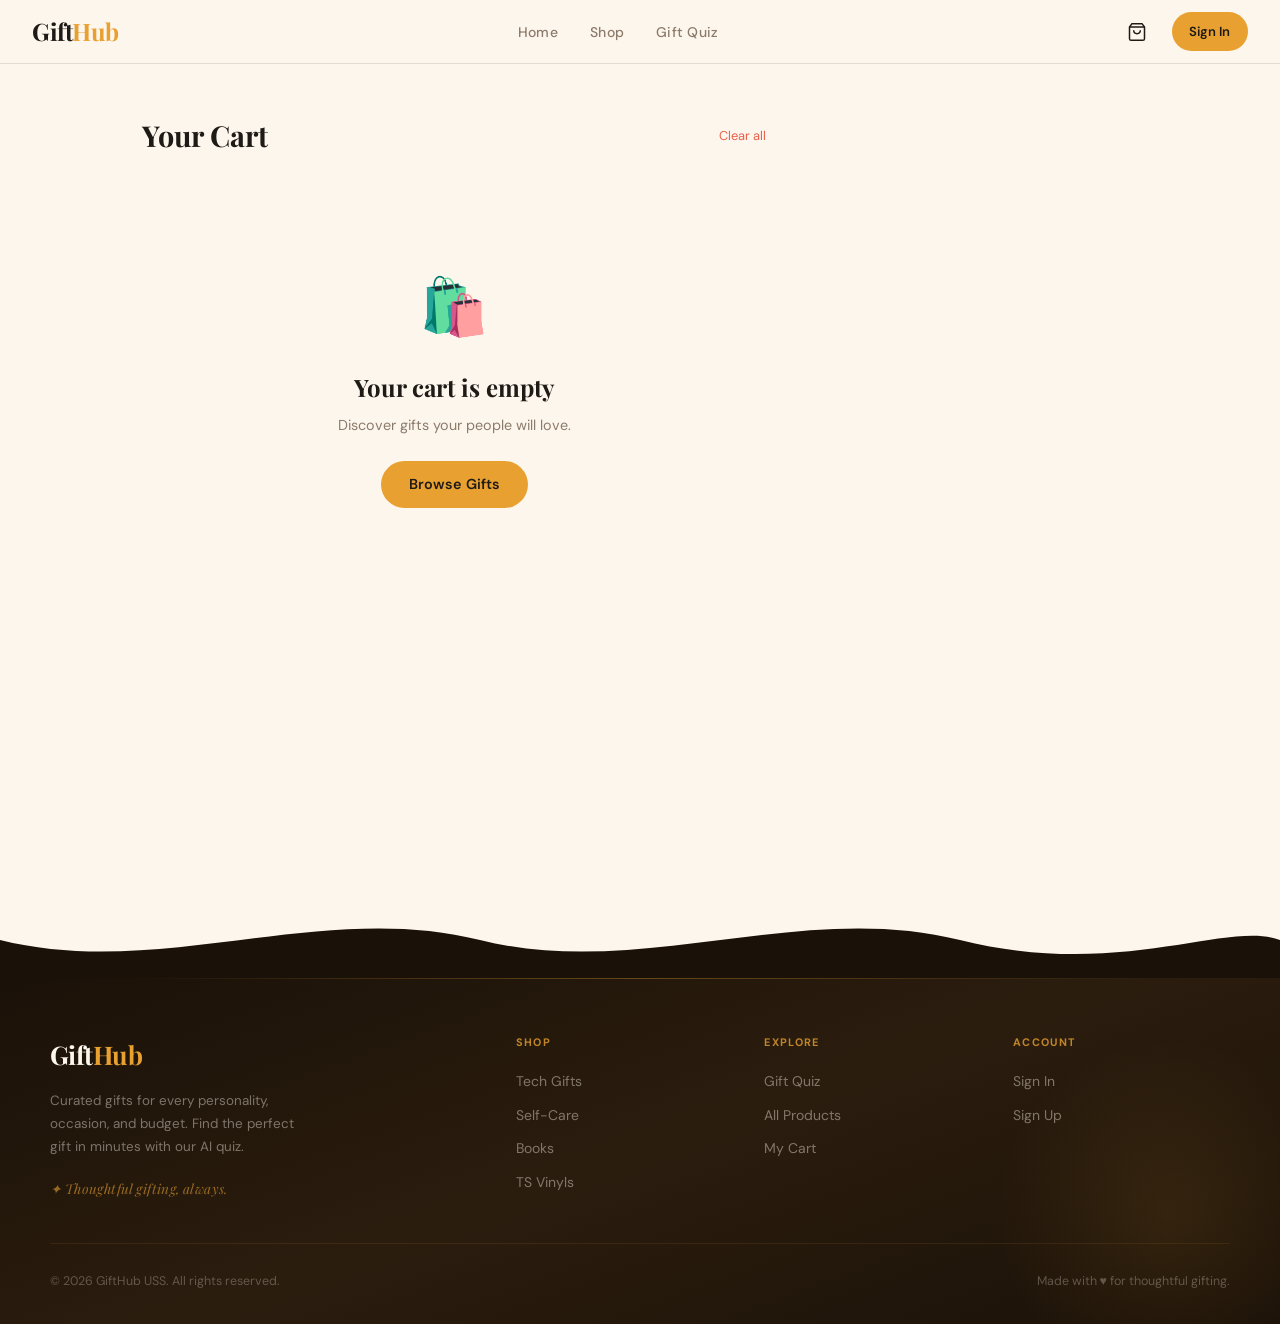
<file: cart.html>
<!DOCTYPE html>
<html lang="en">
<head>
  <meta charset="UTF-8">
  <meta name="viewport" content="width=device-width, initial-scale=1.0">
  <title>Your Cart – GiftHub</title>
  <link rel="stylesheet" href="style.css">
  <style>
    .cart-layout {
      max-width: 1060px;
      margin: 0 auto;
      padding: 3rem 2rem;
      display: grid;
      grid-template-columns: 1fr 340px;
      gap: 2rem;
      align-items: start;
    }

    .cart-header-row {
      display: flex;
      align-items: center;
      justify-content: space-between;
      margin-bottom: 1.5rem;
    }

    .cart-header-row h1 {
      font-family: var(--font-display);
      font-size: 1.8rem;
      font-weight: 700;
      color: var(--charcoal);
    }

    .clear-cart-btn {
      background: none;
      border: none;
      font-family: var(--font-body);
      font-size: 0.8rem;
      color: var(--coral);
      cursor: pointer;
    }

    /* CART ITEMS */
    .cart-items { display: flex; flex-direction: column; gap: 1rem; }

    .cart-item {
      background: var(--white);
      border: 1px solid var(--border);
      border-radius: var(--radius);
      padding: 1.25rem;
      display: grid;
      grid-template-columns: 80px 1fr auto;
      gap: 1.25rem;
      align-items: center;
      transition: all var(--transition);
    }

    .cart-item:hover { box-shadow: var(--shadow-card); }

    .cart-item-img {
      width: 80px;
      height: 80px;
      background: var(--cream-dark);
      border-radius: var(--radius-sm);
      display: flex;
      align-items: center;
      justify-content: center;
      font-size: 2rem;
      flex-shrink: 0;
      border: 1.5px dashed var(--muted-light);
    }

    .cart-item-details { min-width: 0; }

    .cart-item-cat {
      font-size: 0.68rem;
      font-weight: 700;
      letter-spacing: 0.08em;
      text-transform: uppercase;
      color: var(--muted);
      margin-bottom: 3px;
    }

    .cart-item-name {
      font-family: var(--font-display);
      font-size: 1rem;
      font-weight: 600;
      color: var(--charcoal);
      line-height: 1.3;
      margin-bottom: 4px;
      white-space: nowrap;
      overflow: hidden;
      text-overflow: ellipsis;
    }

    .cart-item-price {
      font-size: 0.9rem;
      font-weight: 700;
      color: var(--amber-dark);
    }

    .cart-item-controls {
      display: flex;
      flex-direction: column;
      align-items: flex-end;
      gap: 0.75rem;
    }

    .cart-item-total {
      font-family: var(--font-display);
      font-size: 1.05rem;
      font-weight: 700;
      color: var(--charcoal);
    }

    .remove-btn {
      background: none;
      border: none;
      font-size: 0.75rem;
      color: var(--muted-light);
      cursor: pointer;
      transition: color var(--transition);
    }

    .remove-btn:hover { color: var(--coral); }

    /* ORDER SUMMARY */
    .order-summary {
      background: var(--white);
      border: 1px solid var(--border);
      border-radius: var(--radius);
      padding: 1.75rem;
      position: sticky;
      top: 80px;
    }

    .summary-title {
      font-family: var(--font-display);
      font-size: 1.2rem;
      font-weight: 700;
      color: var(--charcoal);
      margin-bottom: 1.5rem;
    }

    .summary-row {
      display: flex;
      justify-content: space-between;
      align-items: center;
      padding: 0.65rem 0;
      font-size: 0.875rem;
      color: var(--charcoal-mid);
      border-bottom: 1px solid var(--border);
    }

    .summary-row:last-of-type { border-bottom: none; }

    .summary-row.total {
      font-size: 1.1rem;
      font-weight: 700;
      color: var(--charcoal);
      padding-top: 1rem;
      margin-top: 0.5rem;
      border-top: 2px solid var(--border-strong);
    }

    .summary-row.total span:last-child { color: var(--amber-dark); }

    .summary-promo {
      display: flex;
      gap: 8px;
      margin: 1rem 0;
    }

    .summary-promo input {
      flex: 1;
      padding: 0.65rem 1rem;
      border: 1.5px solid var(--border-strong);
      border-radius: var(--radius-sm);
      font-family: var(--font-body);
      font-size: 0.8rem;
      outline: none;
    }

    .summary-promo input:focus { border-color: var(--amber); }

    .summary-note {
      font-size: 0.72rem;
      color: var(--muted-light);
      text-align: center;
      margin-top: 1rem;
      line-height: 1.5;
    }

    .promo-badge {
      display: none;
      background: var(--coral-light);
      color: var(--coral);
      font-size: 0.75rem;
      font-weight: 600;
      padding: 4px 10px;
      border-radius: var(--radius-pill);
      margin-bottom: 0.5rem;
    }

    .promo-badge.visible { display: inline-block; }

    /* FREE SHIPPING BANNER */
    .free-ship-bar {
      background: var(--amber-light);
      border: 1px solid rgba(232,160,48,0.3);
      border-radius: var(--radius-sm);
      padding: 10px 14px;
      font-size: 0.78rem;
      font-weight: 600;
      color: var(--amber-dark);
      margin-bottom: 1rem;
      text-align: center;
    }

    @media (max-width: 768px) {
      .cart-layout { grid-template-columns: 1fr; padding: 1.5rem 1rem; }
      .order-summary { position: static; }
      .cart-item { grid-template-columns: 64px 1fr; }
      .cart-item-controls { grid-column: 1 / -1; flex-direction: row; justify-content: space-between; align-items: center; }
    }

    @media (max-width: 480px) {
      .cart-item-name { font-size: 0.88rem; }
    }
  </style>
</head>
<body>
  <div id="nav-root"></div>

  <div class="page-wrap">
    <div class="cart-layout">

      <!-- CART ITEMS -->
      <div>
        <div class="cart-header-row">
          <h1>Your Cart</h1>
          <button class="clear-cart-btn" onclick="clearAll()">Clear all</button>
        </div>
        <div id="cart-body"></div>
      </div>

      <!-- ORDER SUMMARY -->
      <div>
        <div class="order-summary" id="summary-box" style="display:none">
          <h2 class="summary-title">Order Summary</h2>

          <div id="free-ship-bar" class="free-ship-bar"></div>

          <div class="summary-row">
            <span>Subtotal</span>
            <span id="s-subtotal">₹0</span>
          </div>
          <div class="summary-row">
            <span>Shipping</span>
            <span id="s-shipping">₹99</span>
          </div>
          <div class="summary-row">
            <span>Gift Wrap</span>
            <span id="s-giftwrap">Free</span>
          </div>

          <div style="margin: 1rem 0;">
            <span class="promo-badge" id="promo-badge"></span>
            <div class="summary-promo">
              <input type="text" id="promo-input" placeholder="Promo code">
              <button class="btn btn-outline btn-sm" onclick="applyPromo()">Apply</button>
            </div>
          </div>

          <div class="summary-row">
            <span>Discount</span>
            <span id="s-discount" style="color:var(--coral)">–₹0</span>
          </div>

          <div class="summary-row total">
            <span>Total</span>
            <span id="s-total">₹0</span>
          </div>

          <a href="checkout.html" class="btn btn-primary btn-full" style="margin-top:1.25rem;font-size:1rem">Proceed to Checkout →</a>
          <a href="products.html" class="btn btn-outline btn-full" style="margin-top:0.75rem">Continue Shopping</a>

          <p class="summary-note">🔒 Secure checkout. Free gift wrapping on orders above ₹1,499.</p>
        </div>
      </div>

    </div>
  </div>

  <div id="footer-root"></div>

  <script src="app.js"></script>
  <script>
    document.getElementById('nav-root').innerHTML = renderNav('');
    document.getElementById('footer-root').innerHTML = renderFooter();

    let discount = 0;

    const PROMOS = { 'GIFTHUB10': 10, 'SWIFT20': 20, 'LOVE15': 15 };

    function renderCart() {
      const items = Cart.get();
      const body = document.getElementById('cart-body');
      const summaryBox = document.getElementById('summary-box');

      if (items.length === 0) {
        body.innerHTML = `
          <div class="empty-state">
            <div class="empty-icon">🛍️</div>
            <h3>Your cart is empty</h3>
            <p>Discover gifts your people will love.</p>
            <a href="products.html" class="btn btn-primary">Browse Gifts</a>
          </div>`;
        summaryBox.style.display = 'none';
        return;
      }

      summaryBox.style.display = 'block';

      body.innerHTML = `<div class="cart-items">${items.map(item => {
        const p = PRODUCTS.find(x => x.id === item.id);
        if (!p) return '';
        const itemTotal = p.price * item.qty;
        return `
          <div class="cart-item" id="item-${p.id}">
            <div class="cart-item-img">
  <img src="${p.img}" alt="${p.name}" style="width:100%;height:100%;object-fit:cover;border-radius:8px;">
</div>
            <div class="cart-item-details">
              <div class="cart-item-cat">${categoryLabel(p.category)}</div>
              <div class="cart-item-name">${p.name}</div>
              <div class="cart-item-price">₹${p.price.toLocaleString('en-IN')} each</div>
            </div>
            <div class="cart-item-controls">
              <div class="cart-item-total">₹${itemTotal.toLocaleString('en-IN')}</div>
              <div class="qty-control">
                <button class="qty-btn" onclick="updateQty('${p.id}', ${item.qty - 1})">−</button>
                <span class="qty-num">${item.qty}</span>
                <button class="qty-btn" onclick="updateQty('${p.id}', ${item.qty + 1})">+</button>
              </div>
              <button class="remove-btn" onclick="removeItem('${p.id}')">✕ Remove</button>
            </div>
          </div>`;
      }).join('')}</div>`;

      updateSummary();
    }

    function updateQty(id, qty) {
      if (qty < 1) { removeItem(id); return; }
      Cart.updateQty(id, qty);
      renderCart();
    }

    function removeItem(id) {
      Cart.remove(id);
      renderCart();
      showToast('Item removed from cart');
    }

    function clearAll() {
      if (confirm('Remove all items from your cart?')) {
        Cart.clear();
        renderCart();
      }
    }

    function updateSummary() {
      const subtotal = Cart.total();
      const shipping = subtotal >= 1499 ? 0 : 99;
      const discountAmt = Math.round(subtotal * discount / 100);
      const total = subtotal + shipping - discountAmt;

      document.getElementById('s-subtotal').textContent = '₹' + subtotal.toLocaleString('en-IN');
      document.getElementById('s-shipping').textContent = shipping === 0 ? 'FREE 🎉' : '₹' + shipping;
      document.getElementById('s-discount').textContent = '–₹' + discountAmt.toLocaleString('en-IN');
      document.getElementById('s-total').textContent = '₹' + total.toLocaleString('en-IN');

      // Free shipping bar
      const bar = document.getElementById('free-ship-bar');
      if (subtotal >= 1499) {
        bar.textContent = '🎉 You have free shipping!';
      } else {
        const remaining = 1499 - subtotal;
        bar.textContent = `Add ₹${remaining} more for free shipping`;
      }

      // Store total for checkout
      localStorage.setItem('gifthub_order_total', total);
      localStorage.setItem('gifthub_order_subtotal', subtotal);
    }

    function applyPromo() {
      const code = document.getElementById('promo-input').value.trim().toUpperCase();
      const badge = document.getElementById('promo-badge');
      if (PROMOS[code]) {
        discount = PROMOS[code];
        badge.textContent = `✓ ${code} applied – ${discount}% off`;
        badge.classList.add('visible');
        updateSummary();
        showToast(`✓ Promo code applied: ${discount}% off!`);
      } else {
        showToast('✗ Invalid promo code. Try GIFTHUB10');
      }
    }

    renderCart();
  </script>
</body>
</html>
</file>
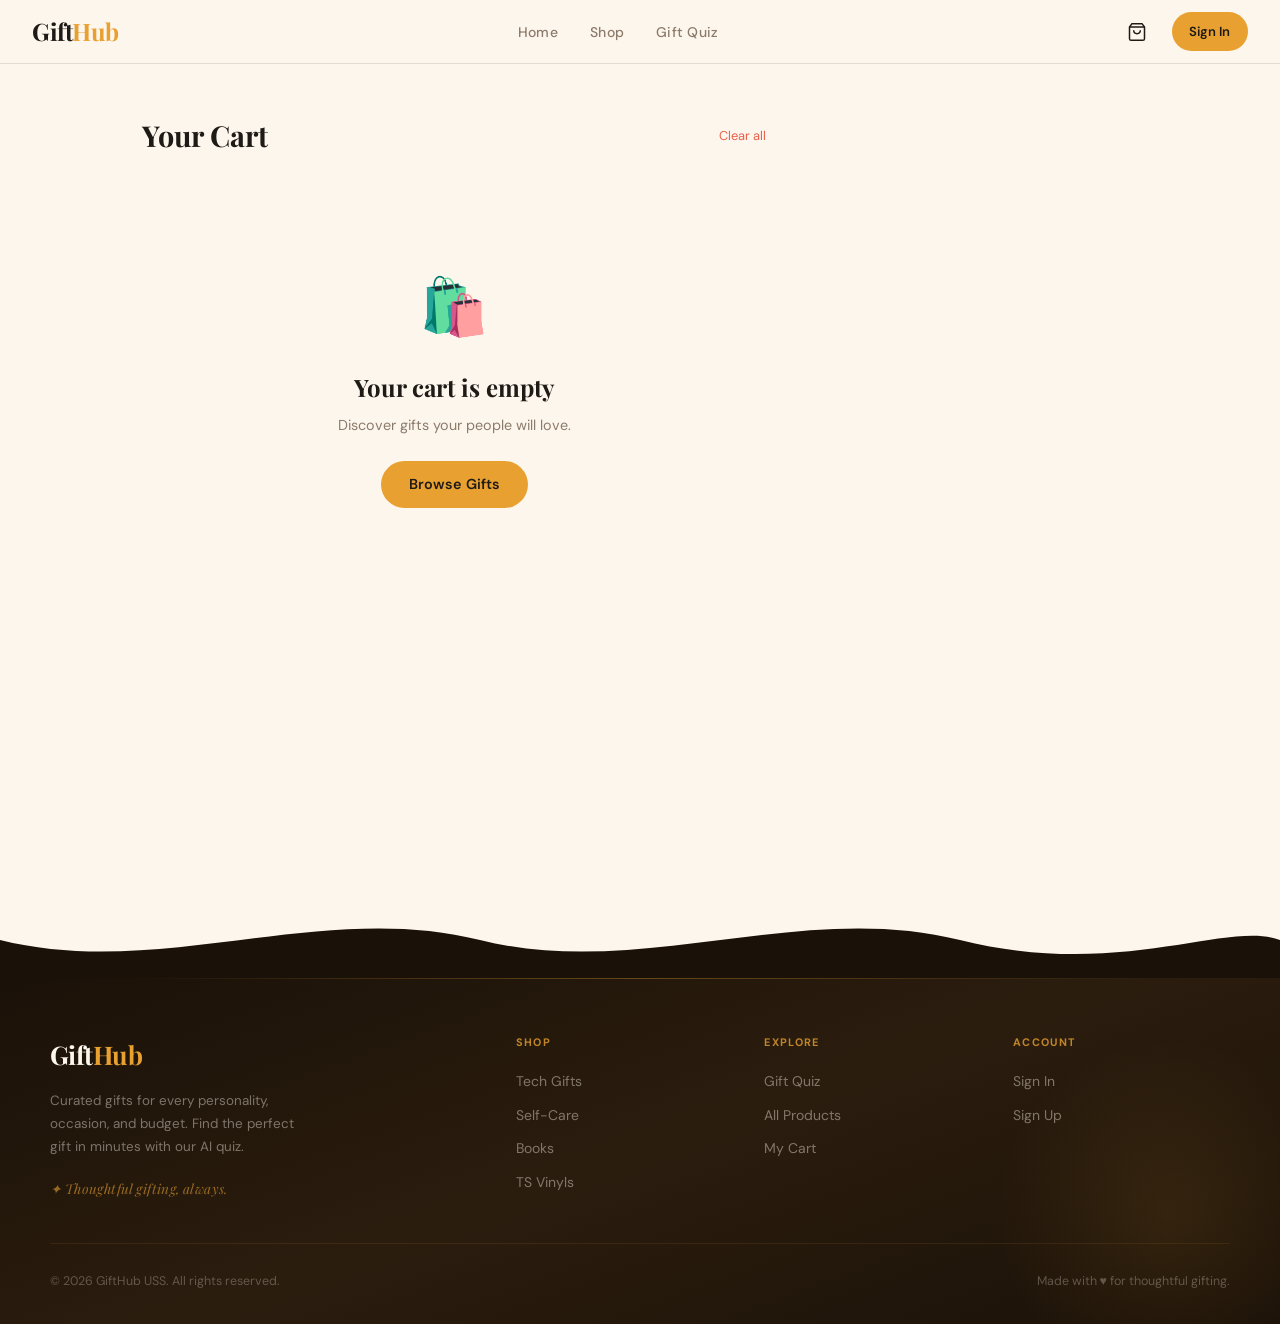
<file: checkout.html>
<!DOCTYPE html>
<html lang="en">
<head>
  <meta charset="UTF-8">
  <meta name="viewport" content="width=device-width, initial-scale=1.0">
  <title>Checkout – GiftHub</title>
  <link rel="stylesheet" href="style.css">
  <link rel="preconnect" href="https://fonts.googleapis.com">
  <link href="https://fonts.googleapis.com/css2?family=Cormorant+Garamond:ital,wght@0,300;0,400;0,600;0,700;1,300;1,400;1,600&family=DM+Sans:ital,wght@0,300;0,400;0,500;0,600;1,300&display=swap" rel="stylesheet">
  <style>
<style>
  :root { --font-display: 'Cormorant Garamond', Georgia, serif; }

  html, body {
    overflow-x: hidden;
    width: 100%;
    background: #FDF6ED;
  }

  /* ── PAGE HEADER BAND ─────────────────────────────── */
  .checkout-hero {
    background: linear-gradient(135deg, #1E1A16 0%, #3D3529 55%, #2A2018 100%);
    padding: 2.5rem 2rem;
    position: relative;
    overflow: hidden;
  }
  .checkout-hero::before {
    content: '';
    position: absolute;
    top: -60px; right: -60px;
    width: 280px; height: 280px;
    background: radial-gradient(circle, rgba(232,160,48,0.16) 0%, transparent 68%);
    pointer-events: none;
  }
  .checkout-hero::after {
    content: '✦';
    position: absolute;
    right: 180px; top: 50%;
    transform: translateY(-50%);
    font-size: 7rem;
    color: rgba(232,160,48,0.06);
    pointer-events: none;
    user-select: none;
    line-height: 1;
  }
  .checkout-hero-inner {
    max-width: 1060px;
    margin: 0 auto;
    position: relative;
    z-index: 1;
  }
  .checkout-hero-inner h1 {
    font-family: var(--font-display);
    font-size: clamp(1.6rem, 4vw, 3rem);
    font-weight: 300;
    color: var(--cream);
    letter-spacing: -0.02em;
    line-height: 1.1;
    margin-bottom: 0.3rem;
  }
  .checkout-hero-inner h1 em { font-style: italic; color: var(--amber); }
  .checkout-hero-inner p {
    font-size: 0.88rem;
    color: rgba(253,246,237,0.48);
  }

  /* ── STEPS ────────────────────────────────────────── */
  .steps-wrap {
    background: var(--white);
    border-bottom: 1px solid var(--border);
    padding: 0 2rem;
  }
  .checkout-steps {
    max-width: 1060px;
    margin: 0 auto;
    display: flex;
    align-items: center;
    padding: 1.25rem 0;
    overflow-x: auto;
  }
  .step { display: flex; align-items: center; gap: 10px; flex-shrink: 0; }
  .step-num {
    width: 30px; height: 30px;
    border-radius: 50%;
    border: 2px solid var(--border-strong);
    display: flex; align-items: center; justify-content: center;
    font-size: 0.75rem; font-weight: 700;
    color: var(--muted);
    background: var(--white);
    transition: all var(--transition);
  }
  .step-num.active { border-color: var(--amber); background: var(--amber); color: var(--charcoal); }
  .step-num.done   { border-color: var(--amber-dark); background: var(--amber-dark); color: white; }
  .step-label { font-size: 0.78rem; font-weight: 600; color: var(--muted); transition: color var(--transition); }
  .step.active .step-label { color: var(--charcoal); }
  .step.done   .step-label { color: var(--amber-dark); }
  .step-line {
    flex: 1; height: 1px;
    background: var(--border);
    margin: 0 0.75rem; min-width: 30px;
    transition: background var(--transition);
  }
  .step-line.done { background: var(--amber); }

  /* ── LAYOUT ───────────────────────────────────────── */
  .checkout-wrap {
    max-width: 1060px;
    margin: 0 auto;
    padding: 2.5rem 2rem 5rem;
  }
  .checkout-layout {
    display: grid;
    grid-template-columns: 1fr 320px;
    gap: 2rem;
    align-items: start;
    min-width: 0;
  }
  .checkout-layout > * { min-width: 0; }

  /* ── SECTION FADE ─────────────────────────────────── */
  .checkout-section { animation: fadeInUp 0.35s ease both; }

  /* ── CARDS ────────────────────────────────────────── */
  .co-card {
    background: var(--white);
    border: 1px solid var(--border);
    border-radius: 18px;
    padding: 2rem;
    margin-bottom: 1.25rem;
    box-shadow: 0 4px 24px rgba(30,26,22,0.06);
    position: relative;
    overflow: hidden;
  }
  .co-card::before {
    content: '';
    position: absolute;
    top: 0; left: 12%; right: 12%;
    height: 1px;
    background: linear-gradient(90deg, transparent, rgba(232,160,48,0.3), transparent);
  }
  .co-card-title {
    font-family: var(--font-display);
    font-size: 1.25rem;
    font-weight: 600;
    color: var(--charcoal);
    margin-bottom: 1.75rem;
    display: flex;
    align-items: center;
    gap: 12px;
    letter-spacing: -0.01em;
  }
  .step-icon {
    width: 34px; height: 34px;
    background: linear-gradient(135deg, #FBF0D9, #F5E0B5);
    border: 1px solid rgba(232,160,48,0.3);
    border-radius: 10px;
    display: flex; align-items: center; justify-content: center;
    flex-shrink: 0;
  }
  .step-icon svg {
    width: 16px; height: 16px;
    stroke: var(--amber-dark);
    fill: none;
    stroke-width: 2;
    stroke-linecap: round;
    stroke-linejoin: round;
  }

  /* ── FORM SYSTEM ──────────────────────────────────── */
  .form-row {
    display: grid;
    grid-template-columns: 1fr 1fr;
    gap: 1rem;
    min-width: 0;
  }
  .form-row > * { min-width: 0; }

  .form-group {
    display: flex;
    flex-direction: column;
    gap: 6px;
    margin-bottom: 1rem;
    min-width: 0;
  }

  .form-label {
    font-size: 0.72rem;
    font-weight: 600;
    letter-spacing: 0.06em;
    text-transform: uppercase;
    color: var(--charcoal-mid);
  }

  .form-input {
    width: 100%;
    max-width: 100%;
    min-width: 0;
    height: 46px;
    padding: 0 1rem;
    background: var(--white);
    border: 1.5px solid var(--border-strong);
    border-radius: 10px;
    font-family: var(--font-body);
    font-size: 0.88rem;
    color: var(--charcoal);
    outline: none;
    transition: border-color var(--transition), box-shadow var(--transition), background var(--transition);
    appearance: none;
    -webkit-appearance: none;
    box-sizing: border-box;
  }
  .form-input::placeholder { color: var(--muted-light); font-size: 0.85rem; }
  .form-input:hover { border-color: rgba(232,160,48,0.5); background: #fffdf9; }
  .form-input:focus {
    border-color: var(--amber);
    background: #fffcf4;
    box-shadow: 0 0 0 3px rgba(232,160,48,0.15), 0 2px 8px rgba(232,160,48,0.1);
  }
  textarea.form-input { height: auto; padding: 0.75rem 1rem; resize: vertical; line-height: 1.6; }
  select.form-input {
    background-image: url("data:image/svg+xml,%3Csvg xmlns='http://www.w3.org/2000/svg' width='12' height='8' viewBox='0 0 12 8'%3E%3Cpath d='M1 1l5 5 5-5' stroke='%238C7B6A' stroke-width='1.5' fill='none' stroke-linecap='round'/%3E%3C/svg%3E");
    background-repeat: no-repeat;
    background-position: right 1rem center;
    padding-right: 2.5rem;
    cursor: pointer;
  }

  /* Section divider label */
  .form-section-label {
    font-size: 0.68rem;
    font-weight: 700;
    letter-spacing: 0.1em;
    text-transform: uppercase;
    color: var(--amber-dark);
    margin: 1.5rem 0 1rem;
    display: flex;
    align-items: center;
    gap: 10px;
  }
  .form-section-label::after {
    content: '';
    flex: 1;
    height: 1px;
    background: var(--border);
  }

  /* ── PAYMENT METHODS ──────────────────────────────── */
  .payment-methods {
    display: grid;
    grid-template-columns: repeat(3, 1fr);
    gap: 0.75rem;
    margin-bottom: 1.75rem;
  }
  .pm-option {
    border: 1.5px solid var(--border);
    border-radius: 12px;
    padding: 1rem 0.75rem;
    cursor: pointer;
    transition: all 0.28s ease;
    text-align: center;
    display: flex;
    flex-direction: column;
    align-items: center;
    gap: 7px;
    background: var(--white);
    position: relative;
    overflow: hidden;
  }
  .pm-option::after {
    content: '';
    position: absolute;
    bottom: 0; left: 0; right: 0;
    height: 2px;
    background: linear-gradient(90deg, var(--amber), var(--amber-dark));
    transform: scaleX(0);
    transform-origin: left;
    transition: transform 0.3s ease;
  }
  .pm-option:hover  { border-color: rgba(232,160,48,0.4); background: var(--amber-light); }
  .pm-option.selected {
    border-color: var(--amber);
    background: linear-gradient(135deg, #FBF0D9, #F5E0B5);
    box-shadow: 0 4px 16px rgba(232,160,48,0.18);
  }
  .pm-option.selected::after { transform: scaleX(1); }
  .pm-icon-wrap {
    width: 36px; height: 36px;
    border-radius: 8px;
    background: rgba(232,160,48,0.12);
    display: flex; align-items: center; justify-content: center;
  }
  .pm-icon-wrap svg {
    width: 18px; height: 18px;
    stroke: var(--amber-dark);
    fill: none;
    stroke-width: 1.8;
    stroke-linecap: round;
    stroke-linejoin: round;
  }
  .pm-label { font-size: 0.72rem; font-weight: 600; color: var(--charcoal); }

  /* ── CARD / UPI FORMS ─────────────────────────────── */
  .card-form, .upi-form { display: none; }
  .card-form.visible, .upi-form.visible { display: block; animation: fadeInUp 0.25s ease both; }
  .card-input-row { display: grid; grid-template-columns: 1fr 1fr; gap: 1rem; min-width: 0; }
  .card-input-row > * { min-width: 0; }

  /* Gift wrap row */
  .gift-wrap-row {
    display: flex;
    align-items: center;
    gap: 12px;
    padding: 1rem 1.1rem;
    background: var(--amber-light);
    border: 1px solid rgba(232,160,48,0.25);
    border-radius: 12px;
    margin-top: 1.25rem;
    cursor: pointer;
  }
  .gift-wrap-row input[type="checkbox"] {
    width: 17px; height: 17px;
    accent-color: var(--amber-dark);
    flex-shrink: 0;
    cursor: pointer;
  }
  .gift-wrap-row label {
    font-size: 0.85rem;
    color: var(--charcoal-mid);
    cursor: pointer;
    font-weight: 500;
    line-height: 1.4;
  }

  /* Security note */
  .security-note {
    display: flex;
    align-items: center;
    gap: 8px;
    font-size: 0.74rem;
    color: var(--muted);
    margin-top: 1.1rem;
    padding: 0.75rem 1rem;
    background: var(--cream-dark);
    border-radius: 8px;
  }
  .security-note svg {
    width: 14px; height: 14px;
    stroke: var(--muted);
    fill: none;
    stroke-width: 2;
    flex-shrink: 0;
  }

  /* ── NAV BUTTONS ──────────────────────────────────── */
  .co-nav { display: flex; gap: 1rem; flex-wrap: wrap; align-items: center; }

  /* ── ORDER SUMMARY ────────────────────────────────── */
  .co-summary {
    background: var(--white);
    border: 1px solid var(--border);
    border-radius: 18px;
    padding: 1.75rem;
    position: sticky;
    top: 80px;
    box-shadow: 0 4px 24px rgba(30,26,22,0.06);
    overflow: hidden;
  }
  .co-summary::before {
    content: '';
    position: absolute;
    top: 0; left: 10%; right: 10%;
    height: 1px;
    background: linear-gradient(90deg, transparent, rgba(232,160,48,0.3), transparent);
  }
  .co-summary-title {
    font-family: var(--font-display);
    font-size: 1.2rem;
    font-weight: 600;
    color: var(--charcoal);
    margin-bottom: 1.25rem;
    letter-spacing: -0.01em;
  }
  .co-items { margin-bottom: 1rem; }
  .co-item {
    display: flex;
    align-items: center;
    gap: 12px;
    padding: 0.75rem 0;
    border-bottom: 1px solid var(--border);
  }
  .co-item:last-child { border-bottom: none; }
  .co-item-img {
    width: 46px; height: 46px;
    background: var(--cream-dark);
    border-radius: 10px;
    overflow: hidden;
    flex-shrink: 0;
  }
  .co-item-img img { width: 100%; height: 100%; object-fit: cover; }
  .co-item-details { flex: 1; min-width: 0; }
  .co-item-name  { font-size: 0.78rem; font-weight: 600; color: var(--charcoal); white-space: nowrap; overflow: hidden; text-overflow: ellipsis; }
  .co-item-qty   { font-size: 0.7rem; color: var(--muted); margin-top: 2px; }
  .co-item-price { font-size: 0.85rem; font-weight: 700; color: var(--amber-dark); flex-shrink: 0; }
  .co-totals { margin-top: 1rem; }
  .co-row {
    display: flex;
    justify-content: space-between;
    font-size: 0.82rem;
    color: var(--charcoal-mid);
    padding: 0.38rem 0;
  }
  .co-row.total {
    font-size: 1rem; font-weight: 700; color: var(--charcoal);
    border-top: 1.5px solid var(--border-strong);
    margin-top: 0.5rem; padding-top: 0.75rem;
  }
  .co-row.total span:last-child { color: var(--amber-dark); }

  /* Trust badges */
  .trust-badges {
    display: flex;
    justify-content: space-between;
    margin-top: 1.25rem;
    padding-top: 1.25rem;
    border-top: 1px solid var(--border);
    gap: 0.5rem;
  }
  .trust-badge {
    display: flex;
    flex-direction: column;
    align-items: center;
    gap: 5px;
    font-size: 0.65rem;
    color: var(--muted-light);
    font-weight: 600;
    letter-spacing: 0.04em;
    text-transform: uppercase;
    flex: 1;
  }
  .trust-badge-icon {
    width: 32px; height: 32px;
    border-radius: 8px;
    background: var(--cream-dark);
    display: flex; align-items: center; justify-content: center;
  }
  .trust-badge-icon svg {
    width: 15px; height: 15px;
    stroke: var(--muted);
    fill: none;
    stroke-width: 1.8;
    stroke-linecap: round;
    stroke-linejoin: round;
  }

  /* ── REVIEW ───────────────────────────────────────── */
  .review-meta {
    display: grid;
    grid-template-columns: 1fr 1fr;
    gap: 1.5rem;
    margin-bottom: 1.5rem;
  }
  .review-block-label {
    font-size: 0.68rem;
    font-weight: 700;
    letter-spacing: 0.1em;
    text-transform: uppercase;
    color: var(--muted);
    margin-bottom: 8px;
  }
  .review-block-value { font-size: 0.875rem; color: var(--charcoal); line-height: 1.7; }
  .review-totals {
    background: var(--cream-dark);
    border-radius: 12px;
    padding: 1.1rem 1.25rem;
    font-size: 0.875rem;
  }
  .review-totals-row {
    display: flex;
    justify-content: space-between;
    padding: 0.3rem 0;
    color: var(--charcoal-mid);
  }
  .review-totals-row.bold {
    font-weight: 700; font-size: 1rem; color: var(--charcoal);
    border-top: 1px solid var(--border);
    margin-top: 6px; padding-top: 10px;
  }
  .review-totals-row.bold span:last-child { color: var(--amber-dark); }

  /* ── RESPONSIVE — single source of truth ─────────── */
  @media (max-width: 860px) {
    .checkout-layout { grid-template-columns: 1fr; }
    .co-summary { position: static; }
  }

  @media (max-width: 600px) {
    .checkout-wrap    { padding: 1.25rem 1.25rem 4rem; }
    .checkout-hero    { padding: 1.5rem 1.25rem; }
    .steps-wrap       { padding: 0 1.25rem; }
    .co-card          { padding: 1.5rem 1.25rem; border-radius: 14px; }
    .form-row         { grid-template-columns: 1fr; }
    .card-input-row   { grid-template-columns: 1fr; }
    .payment-methods  { grid-template-columns: repeat(2, 1fr); }
    .review-meta      { grid-template-columns: 1fr; gap: 1rem; }
  }

  @media (max-width: 480px) {
    .step-label { display: none; }
    .step-line  { margin: 0 0.4rem; min-width: 16px; }
  }
</style>
  </style>
</head>
<body>
  <div id="nav-root"></div>

  <!-- ── PAGE HEADER ── -->
  <div class="checkout-hero">
    <div class="checkout-hero-inner">
      <h1>Almost <em>there.</em></h1>
      <p>Fill in your details below and we'll handle the rest.</p>
    </div>
  </div>

  <!-- ── STEPS BAR ── -->
  <div class="steps-wrap">
    <div class="checkout-steps">
      <div class="step active" id="step1">
        <div class="step-num active">1</div>
        <span class="step-label">Delivery</span>
      </div>
      <div class="step-line" id="line1"></div>
      <div class="step" id="step2">
        <div class="step-num">2</div>
        <span class="step-label">Payment</span>
      </div>
      <div class="step-line" id="line2"></div>
      <div class="step" id="step3">
        <div class="step-num">3</div>
        <span class="step-label">Review</span>
      </div>
    </div>
  </div>

  <div class="page-wrap">
    <div class="checkout-wrap">
      <div class="checkout-layout">

        <!-- ── LEFT COLUMN ── -->
        <div>

          <!-- STEP 1: DELIVERY -->
          <div id="section-delivery" class="checkout-section">
            <div class="co-card">
              <h3 class="co-card-title">
                <span class="step-icon">
                  <svg viewBox="0 0 24 24"><path d="M21 10c0 7-9 13-9 13s-9-6-9-13a9 9 0 0118 0z"/><circle cx="12" cy="10" r="3"/></svg>
                </span>
                Delivery Details
              </h3>

              <div class="form-row">
                <div class="form-group">
                  <label class="form-label">First Name</label>
                  <input class="form-input" type="text" id="fn" placeholder="First name">
                </div>
                <div class="form-group">
                  <label class="form-label">Last Name</label>
                  <input class="form-input" type="text" id="ln" placeholder="Last name">
                </div>
              </div>
              <div class="form-row">
                <div class="form-group">
                  <label class="form-label">Email</label>
                  <input class="form-input" type="email" id="em" placeholder="Order confirmation sent here">
                </div>
                <div class="form-group">
                  <label class="form-label">Phone</label>
                  <input class="form-input" type="tel" id="ph" placeholder="+91 XXXXX XXXXX">
                </div>
              </div>

              <div class="form-section-label">Shipping Address</div>

              <div class="form-group">
                <label class="form-label">Address Line 1</label>
                <input class="form-input" type="text" id="a1" placeholder="Flat / House no, Building name">
              </div>
              <div class="form-group">
                <label class="form-label">Address Line 2 <span style="color:var(--muted-light);font-weight:400">(optional)</span></label>
                <input class="form-input" type="text" id="a2" placeholder="Street, Area, Landmark">
              </div>
              <div class="form-row">
                <div class="form-group">
                  <label class="form-label">City</label>
                  <input class="form-input" type="text" id="city" placeholder="City">
                </div>
                <div class="form-group">
                  <label class="form-label">PIN Code</label>
                  <input class="form-input" type="text" id="pin" placeholder="6-digit PIN">
                </div>
              </div>
              <div class="form-group">
                <label class="form-label">State</label>
                <select class="form-input" id="state">
                  <option value="">Select state</option>
                  <option>Maharashtra</option><option>Delhi</option><option>Karnataka</option>
                  <option>Tamil Nadu</option><option>Telangana</option><option>Gujarat</option>
                  <option>Rajasthan</option><option>West Bengal</option><option>Uttar Pradesh</option>
                </select>
              </div>

              <div class="gift-wrap-row">
                <input type="checkbox" id="gift-wrap">
                <label for="gift-wrap">Add free gift wrapping &amp; a personalized message</label>
              </div>
              <div id="gift-msg-group" style="display:none;margin-top:1rem">
                <label class="form-label">Gift Message <span style="color:var(--muted-light);font-weight:400">(optional)</span></label>
                <textarea class="form-input" id="gift-msg" rows="2" placeholder="Write a short note to the recipient..." style="resize:vertical"></textarea>
              </div>
            </div>
            <div class="co-nav">
              <button class="btn btn-primary" style="font-size:0.95rem;padding:0.85rem 2rem" onclick="goToPayment()">Continue to Payment →</button>
            </div>
          </div>

          <!-- STEP 2: PAYMENT -->
          <div id="section-payment" style="display:none" class="checkout-section">
            <div class="co-card">
              <h3 class="co-card-title">
                <span class="step-icon">
                  <svg viewBox="0 0 24 24"><rect x="1" y="4" width="22" height="16" rx="2" ry="2"/><line x1="1" y1="10" x2="23" y2="10"/></svg>
                </span>
                Payment Method
              </h3>

              <div class="payment-methods">
                <div class="pm-option selected" onclick="selectPM('card', this)">
                  <div class="pm-icon-wrap"><svg viewBox="0 0 24 24"><rect x="1" y="4" width="22" height="16" rx="2"/><line x1="1" y1="10" x2="23" y2="10"/></svg></div>
                  <span class="pm-label">Card</span>
                </div>
                <div class="pm-option" onclick="selectPM('upi', this)">
                  <div class="pm-icon-wrap"><svg viewBox="0 0 24 24"><rect x="5" y="2" width="14" height="20" rx="2"/><line x1="12" y1="18" x2="12" y2="18" stroke-width="3"/></svg></div>
                  <span class="pm-label">UPI</span>
                </div>
                <div class="pm-option" onclick="selectPM('netbanking', this)">
                  <div class="pm-icon-wrap"><svg viewBox="0 0 24 24"><path d="M3 9l9-7 9 7v11a2 2 0 01-2 2H5a2 2 0 01-2-2V9z"/><polyline points="9 22 9 12 15 12 15 22"/></svg></div>
                  <span class="pm-label">Net Banking</span>
                </div>
                <div class="pm-option" onclick="selectPM('wallet', this)">
                  <div class="pm-icon-wrap"><svg viewBox="0 0 24 24"><path d="M20 7H4a2 2 0 00-2 2v10a2 2 0 002 2h16a2 2 0 002-2V9a2 2 0 00-2-2z"/><path d="M16 3H8L4 7h16l-4-4z"/><circle cx="17" cy="13" r="1" fill="currentColor" stroke="none"/></svg></div>
                  <span class="pm-label">Wallet</span>
                </div>
                <div class="pm-option" onclick="selectPM('cod', this)">
                  <div class="pm-icon-wrap"><svg viewBox="0 0 24 24"><path d="M12 1v22M17 5H9.5a3.5 3.5 0 100 7h5a3.5 3.5 0 110 7H6"/></svg></div>
                  <span class="pm-label">Cash on Delivery</span>
                </div>
                <div class="pm-option" onclick="selectPM('emi', this)">
                  <div class="pm-icon-wrap"><svg viewBox="0 0 24 24"><rect x="3" y="4" width="18" height="18" rx="2"/><path d="M16 2v4M8 2v4M3 10h18"/><path d="M8 14h.01M12 14h.01M16 14h.01M8 18h.01M12 18h.01"/></svg></div>
                  <span class="pm-label">EMI</span>
                </div>
              </div>

              <!-- CARD FORM -->
              <div class="card-form visible" id="form-card">
                <div class="form-section-label">Card Details</div>
                <div class="form-group">
                  <label class="form-label">Card Number</label>
                  <input class="form-input" type="text" id="cardnum" placeholder="1234  5678  9012  3456" maxlength="19" oninput="formatCard(this)">
                </div>
                <div class="card-input-row">
                  <div class="form-group">
                    <label class="form-label">Expiry Date</label>
                    <input class="form-input" type="text" id="expiry" placeholder="MM / YY" maxlength="7" oninput="formatExpiry(this)">
                  </div>
                  <div class="form-group">
                    <label class="form-label">CVV</label>
                    <input class="form-input" type="password" id="cvv" placeholder="•••" maxlength="3">
                  </div>
                </div>
                <div class="form-group">
                  <label class="form-label">Name on Card</label>
                  <input class="form-input" type="text" id="cardname" placeholder="As printed on card">
                </div>
              </div>

              <!-- UPI FORM -->
              <div class="upi-form" id="form-upi">
                <div class="form-section-label">UPI Details</div>
                <div class="form-group">
                  <label class="form-label">UPI ID</label>
                  <input class="form-input" type="text" id="upiid" placeholder="yourname@upi">
                </div>
                <p style="font-size:0.78rem;color:var(--muted);margin-top:-0.5rem">e.g. name@okicici, name@ybl</p>
              </div>

              <!-- OTHER -->
              <div id="form-other" style="display:none">
                <p style="font-size:0.875rem;color:var(--muted);text-align:center;padding:1.5rem;background:var(--cream-dark);border-radius:12px;line-height:1.6;">
                  You'll be redirected to your bank or wallet to complete payment securely.
                </p>
              </div>

              <div class="security-note">
                <svg viewBox="0 0 24 24"><path d="M12 22s8-4 8-10V5l-8-3-8 3v7c0 6 8 10 8 10z"/></svg>
                256-bit SSL encryption. Your payment info is never stored on our servers.
              </div>
            </div>

            <div class="co-nav">
              <button class="btn btn-outline" onclick="goToDelivery()">← Back</button>
              <button class="btn btn-primary" style="font-size:0.95rem;padding:0.85rem 2rem" onclick="goToReview()">Review Order →</button>
            </div>
          </div>

          <!-- STEP 3: REVIEW -->
          <div id="section-review" style="display:none" class="checkout-section">
            <div class="co-card">
              <h3 class="co-card-title">
                <span class="step-icon">
                  <svg viewBox="0 0 24 24"><polyline points="20 6 9 17 4 12"/></svg>
                </span>
                Review Your Order
              </h3>
              <div id="review-body"></div>
            </div>
            <div class="co-nav">
              <button class="btn btn-outline" onclick="goToPayment2()">← Back</button>
              <button class="btn btn-primary" id="place-btn" style="font-size:0.95rem;padding:0.85rem 2rem;background:var(--coral);color:white;" onclick="placeOrder()">
                Place Order ✦
              </button>
            </div>
          </div>

        </div>

        <!-- ── ORDER SUMMARY ── -->
        <div>
          <div class="co-summary">
            <div class="co-summary-title">Your Order</div>
            <div class="co-items" id="co-items-list"></div>
            <div class="co-totals">
              <div class="co-row"><span>Subtotal</span><span id="co-sub">–</span></div>
              <div class="co-row"><span>Shipping</span><span id="co-ship">–</span></div>
              <div class="co-row total"><span>Total</span><span id="co-total">–</span></div>
            </div>
            <div class="trust-badges">
              <div class="trust-badge">
                <div class="trust-badge-icon">
                  <svg viewBox="0 0 24 24"><path d="M12 22s8-4 8-10V5l-8-3-8 3v7c0 6 8 10 8 10z"/></svg>
                </div>
                Secure
              </div>
              <div class="trust-badge">
                <div class="trust-badge-icon">
                  <svg viewBox="0 0 24 24"><rect x="1" y="3" width="15" height="13" rx="1"/><path d="M16 8h4l3 5v3h-7V8z"/><circle cx="5.5" cy="18.5" r="2.5"/><circle cx="18.5" cy="18.5" r="2.5"/></svg>
                </div>
                Fast Ship
              </div>
              <div class="trust-badge">
                <div class="trust-badge-icon">
                  <svg viewBox="0 0 24 24"><polyline points="1 4 1 10 7 10"/><path d="M3.51 15a9 9 0 102.13-9.36L1 10"/></svg>
                </div>
                Returns
              </div>
            </div>
          </div>
        </div>

      </div>
    </div>
  </div>

  <div id="footer-root"></div>

  <script src="app.js"></script>
  <script>
    document.getElementById('nav-root').innerHTML = renderNav('');
    document.getElementById('footer-root').innerHTML = renderFooter();

    // Pre-fill if logged in
    const user = Auth.get();
    if (user) {
      document.getElementById('em').value = user.email || '';
      const parts = (user.name || '').split(' ');
      if (parts[0]) document.getElementById('fn').value = parts[0];
      if (parts[1]) document.getElementById('ln').value = parts.slice(1).join(' ');
    }

    document.getElementById('gift-wrap').addEventListener('change', function() {
      document.getElementById('gift-msg-group').style.display = this.checked ? 'block' : 'none';
    });

    function renderSidebarItems() {
      const items = Cart.get();
      if (items.length === 0) { window.location.href = 'cart.html'; return; }
      const subtotal = Cart.total();
      const shipping = subtotal >= 1499 ? 0 : 99;
      const total = subtotal + shipping;
      document.getElementById('co-items-list').innerHTML = items.map(item => {
        const p = PRODUCTS.find(x => x.id === item.id);
        if (!p) return '';
        return `<div class="co-item">
          <div class="co-item-img"><img src="${p.img}" alt="${p.name}"></div>
          <div class="co-item-details">
            <div class="co-item-name">${p.name}</div>
            <div class="co-item-qty">Qty: ${item.qty}</div>
          </div>
          <div class="co-item-price">₹${(p.price * item.qty).toLocaleString('en-IN')}</div>
        </div>`;
      }).join('');
      document.getElementById('co-sub').textContent   = '₹' + subtotal.toLocaleString('en-IN');
      document.getElementById('co-ship').textContent  = shipping === 0 ? 'FREE' : '₹' + shipping;
      document.getElementById('co-total').textContent = '₹' + total.toLocaleString('en-IN');
    }
    renderSidebarItems();

    function setStep(n) {
      [1,2,3].forEach(i => {
        const s = document.getElementById(`step${i}`);
        s.querySelector('.step-num').className = 'step-num' + (i < n ? ' done' : i === n ? ' active' : '');
        s.className = 'step' + (i < n ? ' done' : i === n ? ' active' : '');
      });
      [1,2].forEach(i => {
        document.getElementById(`line${i}`).className = 'step-line' + (i < n ? ' done' : '');
      });
    }

    function show(id) {
      ['section-delivery','section-payment','section-review'].forEach(s => {
        const el = document.getElementById(s);
        el.style.display = s === id ? 'block' : 'none';
      });
      window.scrollTo({ top: 0, behavior: 'smooth' });
    }

    function goToDelivery()  { setStep(1); show('section-delivery'); }
    function goToPayment2()  { setStep(2); show('section-payment'); }

    function goToPayment() {
      const fn   = document.getElementById('fn').value.trim();
      const em   = document.getElementById('em').value.trim();
      const a1   = document.getElementById('a1').value.trim();
      const city = document.getElementById('city').value.trim();
      const pin  = document.getElementById('pin').value.trim();
      if (!fn || !em || !a1 || !city || !pin) return showToast('Please fill all required fields.');
      if (!em.includes('@')) return showToast('Please enter a valid email.');
      setStep(2); show('section-payment');
    }

    function goToReview() {
      setStep(3); show('section-review'); buildReview();
    }

    function buildReview() {
      const fn    = document.getElementById('fn').value;
      const ln    = document.getElementById('ln').value;
      const a1    = document.getElementById('a1').value;
      const city  = document.getElementById('city').value;
      const pin   = document.getElementById('pin').value;
      const state = document.getElementById('state').value;
      const subtotal = Cart.total();
      const shipping = subtotal >= 1499 ? 0 : 99;
      const total    = subtotal + shipping;
      document.getElementById('review-body').innerHTML = `
        <div class="review-meta">
          <div>
            <div class="review-block-label">Delivering to</div>
            <div class="review-block-value">${fn} ${ln}<br>${a1}<br>${city}${state ? ', ' + state : ''} – ${pin}</div>
          </div>
          <div>
            <div class="review-block-label">Payment</div>
            <div class="review-block-value">${getPaymentSummary()}</div>
          </div>
        </div>
        <div class="review-totals">
          <div class="review-totals-row"><span style="color:var(--muted)">Subtotal</span><span>₹${subtotal.toLocaleString('en-IN')}</span></div>
          <div class="review-totals-row"><span style="color:var(--muted)">Shipping</span><span>${shipping === 0 ? 'FREE' : '₹' + shipping}</span></div>
          <div class="review-totals-row bold"><span>Total</span><span>₹${total.toLocaleString('en-IN')}</span></div>
        </div>`;
    }

    let selectedPM = 'card';
    function selectPM(pm, el) {
      selectedPM = pm;
      document.querySelectorAll('.pm-option').forEach(o => o.classList.remove('selected'));
      el.classList.add('selected');
      document.getElementById('form-card').className  = 'card-form'  + (pm === 'card' ? ' visible' : '');
      document.getElementById('form-upi').className   = 'upi-form'   + (pm === 'upi'  ? ' visible' : '');
      document.getElementById('form-other').style.display = ['netbanking','wallet','cod','emi'].includes(pm) ? 'block' : 'none';
    }

    function getPaymentSummary() {
      const labels = { card: 'Credit / Debit Card', upi: 'UPI', netbanking: 'Net Banking', wallet: 'Wallet', cod: 'Cash on Delivery', emi: 'EMI' };
      return labels[selectedPM] || 'Card';
    }

    function formatCard(el) {
      let v = el.value.replace(/\D/g,'').substring(0,16);
      el.value = v.replace(/(.{4})/g,'$1 ').trim();
    }
    function formatExpiry(el) {
      let v = el.value.replace(/\D/g,'');
      if (v.length >= 2) v = v.substring(0,2) + ' / ' + v.substring(2,4);
      el.value = v;
    }

    function placeOrder() {
      const btn = document.getElementById('place-btn');
      btn.textContent = 'Processing...';
      btn.disabled = true;
      setTimeout(() => { Cart.clear(); window.location.href = 'success.html'; }, 1800);
    }
  </script>
</body>
</html>
</file>
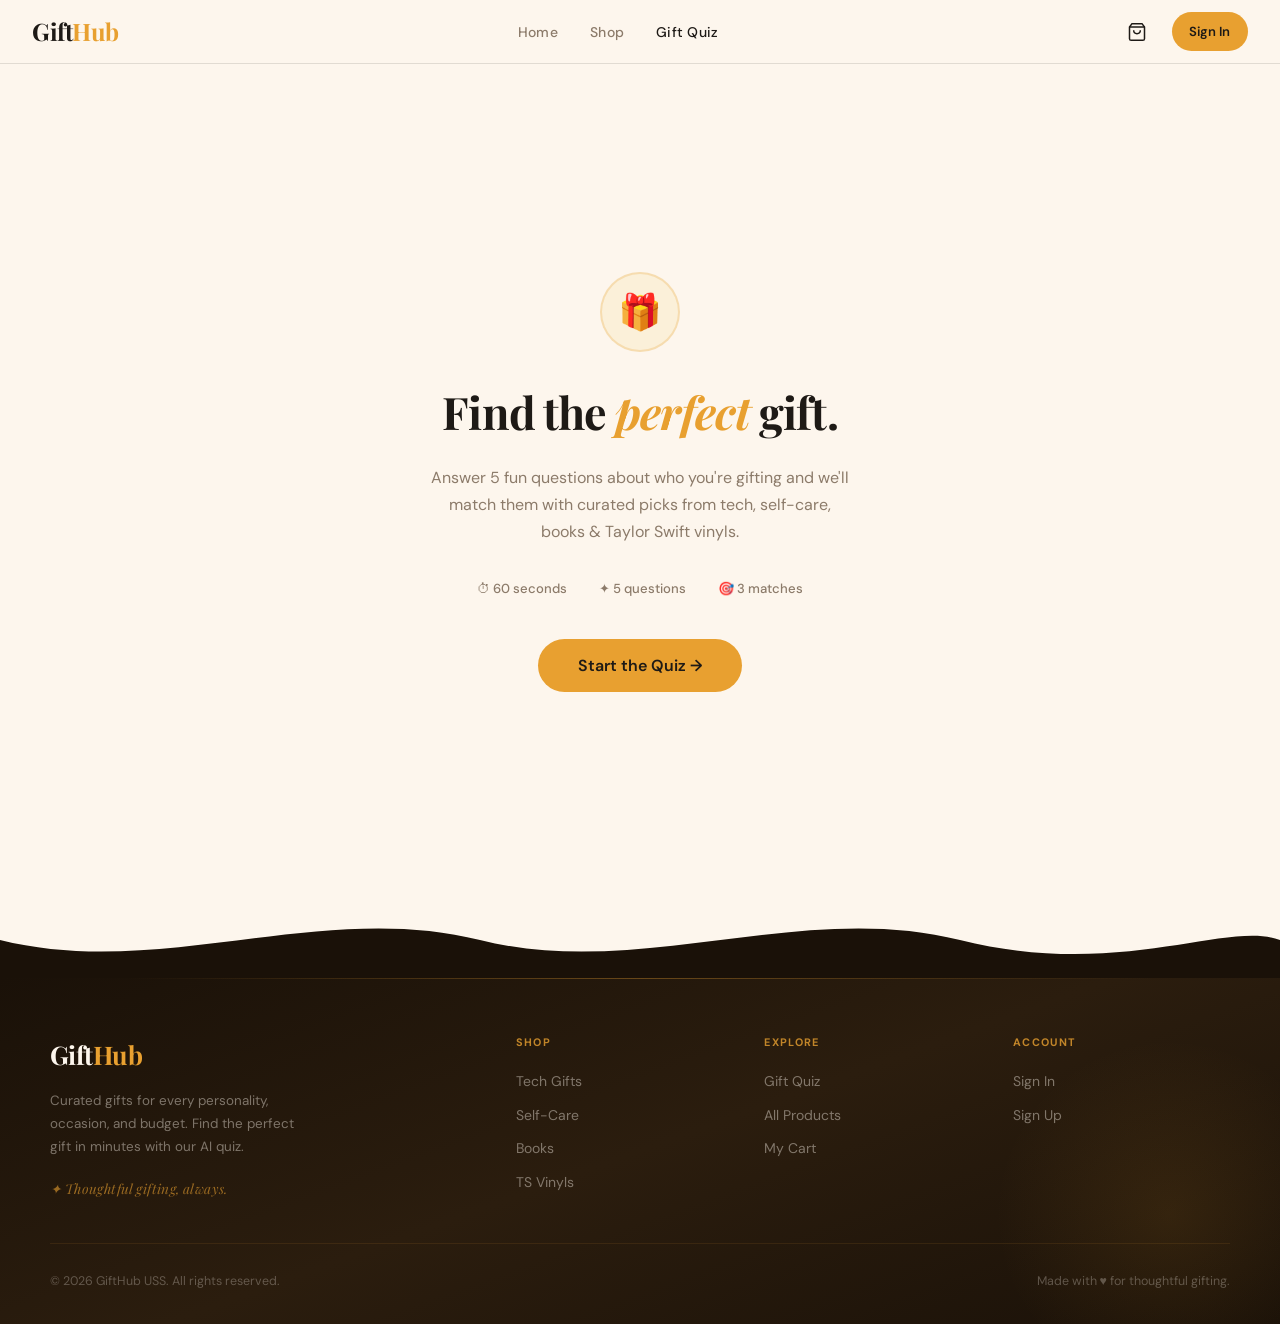
<file: quiz.html>
<!DOCTYPE html>
<html lang="en">
<head>
  <meta charset="UTF-8">
  <meta name="viewport" content="width=device-width, initial-scale=1.0">
  <title>Gift Quiz – GiftHub</title>
  <link rel="stylesheet" href="style.css">
  <style>
    .quiz-page {
      min-height: calc(100vh - 64px);
      background: var(--cream);
      display: flex;
      flex-direction: column;
    }

    /* LANDING SCREEN */
    .quiz-landing {
      flex: 1;
      display: flex;
      flex-direction: column;
      align-items: center;
      justify-content: center;
      text-align: center;
      padding: 4rem 2rem;
      max-width: 600px;
      margin: 0 auto;
    }

    .quiz-landing-icon {
      width: 80px;
      height: 80px;
      background: var(--amber-light);
      border-radius: 50%;
      display: flex;
      align-items: center;
      justify-content: center;
      font-size: 2.2rem;
      margin: 0 auto 1.5rem;
      border: 2px solid rgba(232,160,48,0.25);
    }

    .quiz-landing h1 {
      font-family: var(--font-display);
      font-size: clamp(2rem, 5vw, 2.8rem);
      font-weight: 700;
      color: var(--charcoal);
      letter-spacing: -0.02em;
      margin-bottom: 1rem;
    }

    .quiz-landing h1 em { font-style: italic; color: var(--amber); }

    .quiz-landing p {
      color: var(--muted);
      font-size: 1rem;
      line-height: 1.7;
      margin-bottom: 2rem;
      max-width: 420px;
    }

    .quiz-meta {
      display: flex;
      align-items: center;
      justify-content: center;
      gap: 2rem;
      margin-bottom: 2.5rem;
    }

    .quiz-meta-item {
      display: flex;
      align-items: center;
      gap: 6px;
      font-size: 0.82rem;
      color: var(--muted);
      font-weight: 500;
    }

    /* QUIZ ENGINE */
    .quiz-engine {
      display: none;
      flex: 1;
      flex-direction: column;
      max-width: 660px;
      margin: 0 auto;
      padding: 2rem 2rem 4rem;
      width: 100%;
    }

    .quiz-engine.active { display: flex; }

    /* PROGRESS */
    .quiz-progress {
      margin-bottom: 2.5rem;
    }

    .progress-header {
      display: flex;
      justify-content: space-between;
      align-items: center;
      margin-bottom: 10px;
    }

    .progress-label {
      font-size: 0.78rem;
      font-weight: 600;
      color: var(--muted);
      letter-spacing: 0.04em;
    }

    .progress-bar-wrap {
      height: 5px;
      background: var(--cream-dark);
      border-radius: var(--radius-pill);
      overflow: hidden;
    }

    .progress-bar-fill {
      height: 100%;
      background: var(--amber);
      border-radius: var(--radius-pill);
      transition: width 0.4s cubic-bezier(0.4,0,0.2,1);
    }

    /* QUESTION CARD */
    .question-card {
      animation: fadeInUp 0.35s ease both;
    }

    .question-num {
      font-size: 0.72rem;
      font-weight: 700;
      letter-spacing: 0.1em;
      text-transform: uppercase;
      color: var(--amber-dark);
      margin-bottom: 10px;
    }

    .question-text {
      font-family: var(--font-display);
      font-size: clamp(1.5rem, 4vw, 2rem);
      font-weight: 700;
      color: var(--charcoal);
      letter-spacing: -0.02em;
      margin-bottom: 0.5rem;
      line-height: 1.25;
    }

    .question-hint {
      font-size: 0.85rem;
      color: var(--muted);
      margin-bottom: 2rem;
    }

    /* OPTIONS GRID */
    .options-grid {
      display: grid;
      grid-template-columns: 1fr 1fr;
      gap: 1rem;
    }

    .option-tile {
      background: var(--white);
      border: 2px solid var(--border);
      border-radius: var(--radius);
      padding: 1.25rem 1rem;
      cursor: pointer;
      transition: all 0.2s cubic-bezier(0.4,0,0.2,1);
      display: flex;
      flex-direction: column;
      align-items: flex-start;
      gap: 8px;
      text-align: left;
    }

    .option-tile:hover {
      border-color: var(--amber);
      background: var(--amber-light);
      transform: translateY(-2px);
    }

    .option-tile.selected {
      border-color: var(--amber);
      background: var(--amber-light);
      box-shadow: 0 0 0 3px rgba(232,160,48,0.2);
    }

    .option-emoji { font-size: 2rem; }

    .option-label {
      font-size: 0.9rem;
      font-weight: 600;
      color: var(--charcoal);
      line-height: 1.3;
    }

    .option-sub {
      font-size: 0.75rem;
      color: var(--muted);
    }

    /* NAV BUTTONS */
    .quiz-nav {
      display: flex;
      justify-content: space-between;
      align-items: center;
      margin-top: 2.5rem;
    }

    /* RESULTS SCREEN */
    .quiz-results {
      display: none;
      max-width: 800px;
      margin: 0 auto;
      padding: 2rem 2rem 5rem;
      width: 100%;
    }

    .quiz-results.active { display: block; }

    .results-header {
      text-align: center;
      margin-bottom: 3rem;
    }

    .results-persona-badge {
      display: inline-block;
      background: var(--amber-light);
      color: var(--amber-dark);
      border: 1px solid rgba(232,160,48,0.3);
      padding: 6px 18px;
      border-radius: var(--radius-pill);
      font-size: 0.75rem;
      font-weight: 700;
      letter-spacing: 0.08em;
      text-transform: uppercase;
      margin-bottom: 1rem;
    }

    .results-title {
      font-family: var(--font-display);
      font-size: clamp(2rem, 5vw, 2.8rem);
      font-weight: 700;
      color: var(--charcoal);
      letter-spacing: -0.02em;
      margin-bottom: 0.75rem;
    }

    .results-subtitle {
      font-size: 1rem;
      color: var(--muted);
      max-width: 440px;
      margin: 0 auto 2rem;
      line-height: 1.6;
    }

    .results-actions {
      display: flex;
      justify-content: center;
      gap: 1rem;
      flex-wrap: wrap;
    }

    .results-grid {
      display: grid;
      grid-template-columns: repeat(3, 1fr);
      gap: 1.25rem;
      margin: 3rem 0;
    }

    .result-card {
      background: var(--white);
      border-radius: var(--radius);
      border: 1px solid var(--border);
      overflow: hidden;
      transition: all var(--transition);
    }

    .result-card:hover { transform: translateY(-4px); box-shadow: 0 12px 36px rgba(30,26,22,0.12); }

    .result-rank {
      background: var(--charcoal);
      color: var(--amber);
      font-size: 0.7rem;
      font-weight: 700;
      letter-spacing: 0.08em;
      text-transform: uppercase;
      padding: 6px 12px;
      text-align: center;
    }

    .result-rank.top { background: var(--amber); color: var(--charcoal); }

    .result-img {
      aspect-ratio: 1;
      background: var(--cream-dark);
      display: flex;
      flex-direction: column;
      align-items: center;
      justify-content: center;
      gap: 8px;
      padding: 1rem;
    }

    .result-img .ph-icon { font-size: 2.5rem; }
    .result-img .ph-label { font-size: 0.75rem; font-weight: 600; color: var(--charcoal-mid); text-align: center; }
    .result-img .ph-hint { font-size: 0.65rem; color: var(--muted-light); text-align: center; border: 1.5px dashed var(--muted-light); border-radius: 6px; padding: 6px; }

    .result-info { padding: 1rem; }
    .result-cat { font-size: 0.65rem; font-weight: 700; letter-spacing: 0.08em; text-transform: uppercase; color: var(--muted); margin-bottom: 4px; }
    .result-name { font-family: var(--font-display); font-size: 0.95rem; font-weight: 600; color: var(--charcoal); margin-bottom: 4px; line-height: 1.3; }
    .result-price { font-size: 1rem; font-weight: 700; color: var(--amber-dark); margin-bottom: 6px; }
    .result-why { font-size: 0.72rem; color: var(--muted); line-height: 1.5; margin-bottom: 10px; font-style: italic; }

    .retake-section {
      text-align: center;
      padding-top: 1rem;
      border-top: 1px solid var(--border);
    }

    @media (max-width: 600px) {
      .options-grid { grid-template-columns: 1fr; }
      .results-grid { grid-template-columns: 1fr; }
      .quiz-engine { padding: 1.5rem 1rem 3rem; }
      .quiz-results { padding: 1.5rem 1rem 3rem; }
    }
  </style>
</head>
<body>
  <div id="nav-root"></div>

  <div class="quiz-page">

    <!-- LANDING -->
    <div class="quiz-landing" id="quiz-landing">
      <div class="quiz-landing-icon">🎁</div>
      <h1>Find the <em>perfect</em> gift.</h1>
      <p>Answer 5 fun questions about who you're gifting and we'll match them with curated picks from tech, self-care, books & Taylor Swift vinyls.</p>
      <div class="quiz-meta">
        <div class="quiz-meta-item">⏱ 60 seconds</div>
        <div class="quiz-meta-item">✦ 5 questions</div>
        <div class="quiz-meta-item">🎯 3 matches</div>
      </div>
      <button class="btn btn-primary" style="font-size:1rem;padding:1rem 2.5rem" onclick="startQuiz()">Start the Quiz →</button>
    </div>

    <!-- QUIZ ENGINE -->
    <div class="quiz-engine" id="quiz-engine">
      <div class="quiz-progress">
        <div class="progress-header">
          <span class="progress-label" id="progress-label">Question 1 of 5</span>
          <span class="progress-label" id="progress-pct">0%</span>
        </div>
        <div class="progress-bar-wrap">
          <div class="progress-bar-fill" id="progress-fill" style="width:0%"></div>
        </div>
      </div>
      <div id="question-mount"></div>
      <div class="quiz-nav">
        <button class="btn btn-outline" id="back-btn" onclick="goBack()" style="display:none">← Back</button>
        <div></div>
        <button class="btn btn-primary" id="next-btn" onclick="goNext()" disabled>Next →</button>
      </div>
    </div>

    <!-- RESULTS -->
    <div class="quiz-results" id="quiz-results"></div>

  </div>

  <div id="footer-root"></div>

  <script src="app.js"></script>
  <script>
    document.getElementById('nav-root').innerHTML = renderNav('quiz');
    document.getElementById('footer-root').innerHTML = renderFooter();

    const QUESTIONS = [
      {
        id: 'recipient',
        text: 'Who are you gifting?',
        hint: 'Pick the one that fits best.',
        options: [
          { emoji: '👫', label: 'Partner / Spouse', sub: 'Romantic & close', val: 'romantic' },
          { emoji: '👯', label: 'Best Friend', sub: 'Fun & personal', val: 'friend' },
          { emoji: '👨‍👩‍👧', label: 'Family Member', sub: 'Parent, sibling, relative', val: 'family' },
          { emoji: '🧑‍💼', label: 'Colleague / Acquaintance', sub: 'Professional & thoughtful', val: 'colleague' },
        ]
      },
      {
        id: 'personality',
        text: 'How would you describe them?',
        hint: 'Go with your gut.',
        options: [
          { emoji: '📚', label: 'Cozy & Introverted', sub: 'Loves quiet, books, home vibes', val: 'cozy' },
          { emoji: '🚀', label: 'Bold & Adventurous', sub: 'Always doing something new', val: 'bold' },
          { emoji: '💌', label: 'Romantic & Dreamy', sub: 'Sentimental, loves aesthetics', val: 'romantic' },
          { emoji: '💻', label: 'Techy & Curious', sub: 'Gadgets, code, always online', val: 'techy' },
        ]
      },
      {
        id: 'occasion',
        text: "What's the occasion?",
        hint: "Even 'just because' counts.",
        options: [
          { emoji: '🎂', label: 'Birthday', sub: 'Make it memorable', val: 'birthday' },
          { emoji: '💑', label: 'Anniversary', sub: 'Romantic & meaningful', val: 'anniversary' },
          { emoji: '🎓', label: 'Achievement / Grad', sub: 'Celebrate a milestone', val: 'achievement' },
          { emoji: '✨', label: 'Just Because', sub: 'No reason needed', val: 'any' },
        ]
      },
      {
        id: 'budget',
        text: "What's your budget?",
        hint: 'We have options at every price.',
        options: [
          { emoji: '💸', label: 'Under ₹500', sub: 'Small but thoughtful', val: 'under500' },
          { emoji: '🎯', label: '₹500 – ₹1,500', sub: 'Sweet spot', val: '500-1500' },
          { emoji: '🎁', label: '₹1,500 – ₹3,000', sub: 'A bit extra', val: '1500-3000' },
          { emoji: '👑', label: '₹3,000+', sub: 'Go all out', val: '3000+' },
        ]
      },
      {
        id: 'vibe',
        text: 'Pick their vibe:',
        hint: 'What would make them smile most?',
        options: [
          { emoji: '🕯️', label: 'Warm & Cosy', sub: 'Soft lights, candles, comfort', val: 'cozy' },
          { emoji: '🎵', label: 'Music & Memories', sub: 'Sentimental, nostalgic, soulful', val: 'romantic' },
          { emoji: '⚡', label: 'Sharp & Modern', sub: 'Minimal, functional, cool', val: 'techy' },
          { emoji: '🌟', label: 'Bold & Expressive', sub: 'Statement pieces, personality', val: 'bold' },
        ]
      }
    ];

    const PERSONAS = {
      cozy: { label: 'The Cosy Soul', desc: 'Someone who loves warmth, comfort, and quiet pleasures.' },
      bold: { label: 'The Bold Explorer', desc: 'Someone who lives out loud and loves bold, expressive things.' },
      romantic: { label: 'The Dreamy Romantic', desc: 'Someone sentimental who loves beauty, music, and meaning.' },
      techy: { label: 'The Tech Enthusiast', desc: 'Someone who loves gadgets, efficiency, and staying ahead.' },
    };

    const WHY = {
      cozy: 'Perfect for their cosy, comfort-loving personality.',
      bold: 'Matches their bold, expressive energy.',
      romantic: 'A sentimental pick for someone who loves meaning.',
      techy: 'Made for the tech-forward, efficiency-driven mind.',
    };

    let current = 0;
    let answers = {};

    function startQuiz() {
      document.getElementById('quiz-landing').style.display = 'none';
      document.getElementById('quiz-engine').classList.add('active');
      renderQuestion();
    }

    function renderQuestion() {
      const q = QUESTIONS[current];
      const pct = Math.round((current / QUESTIONS.length) * 100);
      document.getElementById('progress-label').textContent = `Question ${current + 1} of ${QUESTIONS.length}`;
      document.getElementById('progress-pct').textContent = pct + '%';
      document.getElementById('progress-fill').style.width = pct + '%';
      document.getElementById('back-btn').style.display = current > 0 ? 'block' : 'none';
      document.getElementById('next-btn').disabled = !answers[q.id];
      document.getElementById('next-btn').textContent = current === QUESTIONS.length - 1 ? 'See My Gifts ✦' : 'Next →';

      document.getElementById('question-mount').innerHTML = `
        <div class="question-card">
          <div class="question-num">Question ${current + 1} / ${QUESTIONS.length}</div>
          <h2 class="question-text">${q.text}</h2>
          <p class="question-hint">${q.hint}</p>
          <div class="options-grid">
            ${q.options.map(opt => `
              <button class="option-tile ${answers[q.id] === opt.val ? 'selected' : ''}"
                onclick="selectOption('${q.id}','${opt.val}',this)">
                <span class="option-emoji">${opt.emoji}</span>
                <span class="option-label">${opt.label}</span>
                <span class="option-sub">${opt.sub}</span>
              </button>`).join('')}
          </div>
        </div>`;
    }

    function selectOption(qid, val, el) {
      answers[qid] = val;
      document.querySelectorAll('.option-tile').forEach(t => t.classList.remove('selected'));
      el.classList.add('selected');
      document.getElementById('next-btn').disabled = false;
    }

    function goNext() {
      if (current < QUESTIONS.length - 1) {
        current++;
        renderQuestion();
      } else {
        showResults();
      }
    }

    function goBack() {
      if (current > 0) { current--; renderQuestion(); }
    }

    // RECOMMENDATION ENGINE
    function scoreProduct(p, ans) {
      let score = 0;
      // Vibe match
      const vibes = [ans.personality, ans.vibe].filter(Boolean);
      vibes.forEach(v => { if (p.vibe.includes(v)) score += 3; });
      // Budget match
      if (p.budget === ans.budget) score += 4;
      // Occasion match
      if (p.occasion.includes(ans.occasion) || p.occasion.includes('any')) score += 2;
      // Recipient boost
      if (ans.recipient === 'romantic' && (p.category === 'vinyl' || p.category === 'selfcare')) score += 1;
      if (ans.recipient === 'colleague' && p.category === 'books') score += 1;
      if (ans.recipient === 'friend' && p.category === 'tech') score += 1;
      return score;
    }

    function showResults() {
      document.getElementById('quiz-engine').classList.remove('active');
      const scored = PRODUCTS.map(p => ({ ...p, score: scoreProduct(p, answers) }))
        .sort((a, b) => b.score - a.score);
      const top3 = scored.slice(0, 3);

      const persona = PERSONAS[answers.personality] || PERSONAS.cozy;
      const whyMsg = WHY[answers.personality] || WHY.cozy;

      const shareText = `I got "${persona.label}" on the GiftHub Gift Quiz! 🎁 My top match: ${top3[0].name} — find your perfect gift at GiftHub`;

      const resultsEl = document.getElementById('quiz-results');
      resultsEl.classList.add('active');
      resultsEl.innerHTML = `
        <div class="results-header">
          <div class="results-persona-badge">✦ Your Gift Persona</div>
          <h2 class="results-title">${persona.label}</h2>
          <p class="results-subtitle">${persona.desc} Here are your 3 perfect gift matches.</p>
          <div class="results-actions">
            <button class="btn btn-primary" onclick="copyShare(\`${shareText.replace(/`/g,'\\`')}\`)">Share My Results 🔗</button>
            <a href="products.html" class="btn btn-outline">Browse All Gifts</a>
          </div>
        </div>

        <div class="results-grid">
          ${top3.map((p, i) => `
            <div class="result-card">
              <div class="result-rank ${i === 0 ? 'top' : ''}">${i === 0 ? '🏆 Top Match' : i === 1 ? '✦ Great Match' : '✦ Also Perfect'}</div>
              <div class="result-img">
  <img src="${p.img}" alt="${p.name}" style="width:100%;height:100%;object-fit:cover;border-radius:12px;">
                <span class="ph-label">${p.name.split('–')[0].trim()}</span>
                <span class="ph-hint">📷 ${p.imgHint}</span>
              </div>
              <div class="result-info">
                <div class="result-cat">${categoryLabel(p.category)}</div>
                <div class="result-name">${p.name}</div>
                <div class="result-price">₹${p.price.toLocaleString('en-IN')}</div>
                <div class="result-why">${whyMsg}</div>
                <button class="btn btn-primary btn-sm btn-full" onclick="Cart.add('${p.id}');this.textContent='Added ✓';setTimeout(()=>this.textContent='Add to Cart',1800)">Add to Cart</button>
              </div>
            </div>`).join('')}
        </div>

        <div class="retake-section">
          <p style="color:var(--muted);font-size:0.875rem;margin-bottom:1rem">Not quite right? Try again.</p>
          <button class="btn btn-outline" onclick="retakeQuiz()">Retake Quiz</button>
        </div>`;
    }

    function copyShare(text) {
      navigator.clipboard.writeText(text).then(() => {
        showToast('✓ Results link copied to clipboard!');
      }).catch(() => {
        showToast('Share: ' + text);
      });
    }

    function retakeQuiz() {
      current = 0;
      answers = {};
      document.getElementById('quiz-results').classList.remove('active');
      document.getElementById('quiz-results').innerHTML = '';
      document.getElementById('quiz-engine').classList.add('active');
      renderQuestion();
    }
  </script>
</body>
</html>
</file>
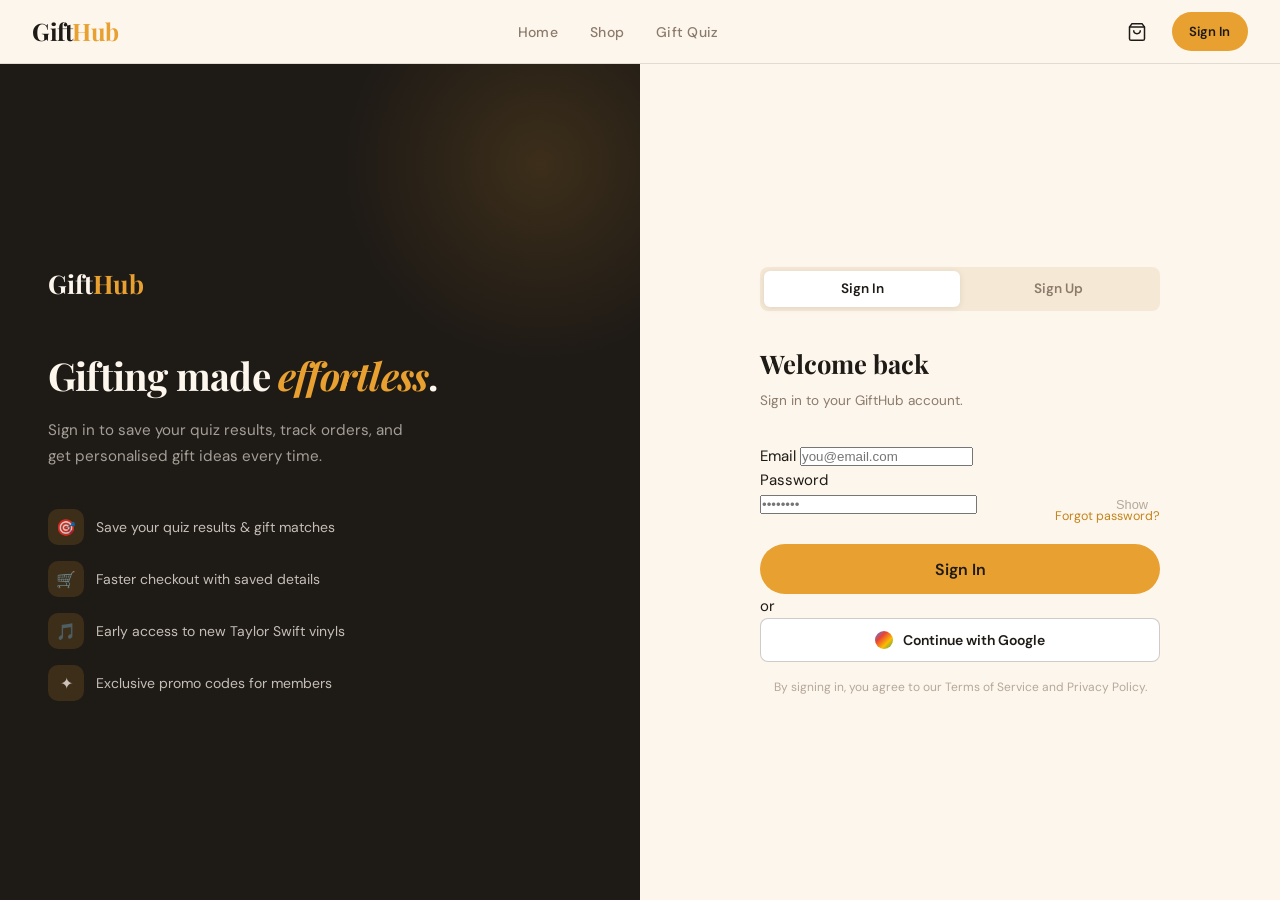
<file: signin.html>
<!DOCTYPE html>
<html lang="en">
<head>
  <meta charset="UTF-8">
  <meta name="viewport" content="width=device-width, initial-scale=1.0">
  <title>Sign In – GiftHub</title>
  <link rel="stylesheet" href="style.css">
  <style>
    .auth-page {
      min-height: calc(100vh - 64px);
      display: grid;
      grid-template-columns: 1fr 1fr;
    }

    /* LEFT PANEL */
    .auth-left {
      background: var(--charcoal);
      padding: 4rem 3rem;
      display: flex;
      flex-direction: column;
      justify-content: center;
      position: relative;
      overflow: hidden;
    }

    .auth-left::before {
      content: '';
      position: absolute;
      top: -100px;
      right: -100px;
      width: 400px;
      height: 400px;
      background: radial-gradient(circle, rgba(232,160,48,0.15) 0%, transparent 70%);
      pointer-events: none;
    }

    .auth-left-logo {
      font-family: var(--font-display);
      font-size: 1.6rem;
      font-weight: 700;
      color: var(--cream);
      margin-bottom: 3rem;
    }

    .auth-left-logo span { color: var(--amber); }

    .auth-left h2 {
      font-family: var(--font-display);
      font-size: clamp(1.8rem, 3vw, 2.5rem);
      font-weight: 700;
      color: var(--cream);
      line-height: 1.2;
      margin-bottom: 1.25rem;
      letter-spacing: -0.02em;
    }

    .auth-left h2 em { font-style: italic; color: var(--amber); }

    .auth-left p {
      color: rgba(253,246,237,0.6);
      font-size: 0.95rem;
      line-height: 1.7;
      margin-bottom: 2.5rem;
      max-width: 360px;
    }

    .auth-perks {
      display: flex;
      flex-direction: column;
      gap: 1rem;
    }

    .auth-perk {
      display: flex;
      align-items: center;
      gap: 12px;
      font-size: 0.875rem;
      color: rgba(253,246,237,0.75);
    }

    .auth-perk-icon {
      width: 36px;
      height: 36px;
      background: rgba(232,160,48,0.15);
      border-radius: 10px;
      display: flex;
      align-items: center;
      justify-content: center;
      font-size: 1rem;
      flex-shrink: 0;
    }

    /* RIGHT PANEL */
    .auth-right {
      display: flex;
      align-items: center;
      justify-content: center;
      padding: 3rem 2rem;
      background: var(--cream);
    }

    .auth-form-wrap {
      width: 100%;
      max-width: 400px;
    }

    .auth-tabs {
      display: flex;
      background: var(--cream-dark);
      border-radius: var(--radius-sm);
      padding: 4px;
      margin-bottom: 2rem;
    }

    .auth-tab {
      flex: 1;
      padding: 0.6rem;
      border: none;
      background: transparent;
      font-family: var(--font-body);
      font-size: 0.85rem;
      font-weight: 600;
      color: var(--muted);
      cursor: pointer;
      border-radius: 6px;
      transition: all var(--transition);
    }

    .auth-tab.active {
      background: var(--white);
      color: var(--charcoal);
      box-shadow: 0 1px 6px rgba(30,26,22,0.1);
    }

    .auth-form-title {
      font-family: var(--font-display);
      font-size: 1.6rem;
      font-weight: 700;
      color: var(--charcoal);
      margin-bottom: 0.4rem;
    }

    .auth-form-sub {
      font-size: 0.85rem;
      color: var(--muted);
      margin-bottom: 2rem;
    }

    .form-error {
      background: var(--coral-light);
      color: var(--coral);
      padding: 10px 14px;
      border-radius: var(--radius-sm);
      font-size: 0.8rem;
      font-weight: 600;
      margin-bottom: 1rem;
      display: none;
    }

    .form-error.visible { display: block; }

    .password-wrap {
      position: relative;
    }

    .password-wrap .form-input { padding-right: 2.75rem; }

    .toggle-pass {
      position: absolute;
      right: 12px;
      top: 50%;
      transform: translateY(-50%);
      background: none;
      border: none;
      cursor: pointer;
      color: var(--muted-light);
      font-size: 0.8rem;
      padding: 0;
    }

    .toggle-pass:hover { color: var(--charcoal); }

    .terms-text {
      font-size: 0.75rem;
      color: var(--muted-light);
      text-align: center;
      margin-top: 1rem;
      line-height: 1.6;
    }

    .google-btn {
      width: 100%;
      padding: 0.75rem;
      border: 1.5px solid var(--border-strong);
      border-radius: var(--radius-sm);
      background: var(--white);
      font-family: var(--font-body);
      font-size: 0.875rem;
      font-weight: 600;
      color: var(--charcoal);
      cursor: pointer;
      display: flex;
      align-items: center;
      justify-content: center;
      gap: 10px;
      transition: all var(--transition);
    }

    .google-btn:hover { background: var(--cream-dark); }

    .google-icon {
      width: 18px;
      height: 18px;
      background: linear-gradient(135deg, #4285F4, #EA4335, #FBBC04, #34A853);
      border-radius: 50%;
      flex-shrink: 0;
    }

    @media (max-width: 768px) {
      .auth-page { grid-template-columns: 1fr; }
      .auth-left { display: none; }
      .auth-right { min-height: calc(100vh - 64px); }
    }
  </style>
</head>
<body>
  <div id="nav-root"></div>

  <div class="auth-page">
    <!-- LEFT -->
    <div class="auth-left">
      <div class="auth-left-logo">Gift<span>Hub</span></div>
      <h2>Gifting made <em>effortless</em>.</h2>
      <p>Sign in to save your quiz results, track orders, and get personalised gift ideas every time.</p>
      <div class="auth-perks">
        <div class="auth-perk">
          <div class="auth-perk-icon">🎯</div>
          <span>Save your quiz results & gift matches</span>
        </div>
        <div class="auth-perk">
          <div class="auth-perk-icon">🛒</div>
          <span>Faster checkout with saved details</span>
        </div>
        <div class="auth-perk">
          <div class="auth-perk-icon">🎵</div>
          <span>Early access to new Taylor Swift vinyls</span>
        </div>
        <div class="auth-perk">
          <div class="auth-perk-icon">✦</div>
          <span>Exclusive promo codes for members</span>
        </div>
      </div>
    </div>

    <!-- RIGHT -->
    <div class="auth-right">
      <div class="auth-form-wrap">
        <div class="auth-tabs">
          <button class="auth-tab active" id="tab-signin" onclick="switchTab('signin')">Sign In</button>
          <button class="auth-tab" id="tab-signup" onclick="switchTab('signup')">Sign Up</button>
        </div>

        <!-- SIGN IN FORM -->
        <div id="form-signin">
          <h2 class="auth-form-title">Welcome back</h2>
          <p class="auth-form-sub">Sign in to your GiftHub account.</p>

          <div class="form-error" id="signin-error"></div>

          <div class="form-group">
            <label class="form-label">Email</label>
            <input class="form-input" type="email" id="si-email" placeholder="you@email.com">
          </div>
          <div class="form-group">
            <label class="form-label">Password</label>
            <div class="password-wrap">
              <input class="form-input" type="password" id="si-pass" placeholder="••••••••">
              <button class="toggle-pass" onclick="togglePass('si-pass', this)">Show</button>
            </div>
          </div>
          <div style="display:flex;justify-content:flex-end;margin:-0.5rem 0 1.25rem">
            <button style="background:none;border:none;font-family:var(--font-body);font-size:0.78rem;color:var(--amber-dark);cursor:pointer" onclick="showToast('Password reset link sent to your email!')">Forgot password?</button>
          </div>
          <button class="btn btn-primary btn-full" style="font-size:1rem;padding:0.9rem" onclick="handleSignIn()">Sign In</button>

          <div class="divider">or</div>

          <button class="google-btn" onclick="handleGoogleSignIn()">
            <div class="google-icon"></div>
            Continue with Google
          </button>

          <p class="terms-text">By signing in, you agree to our Terms of Service and Privacy Policy.</p>
        </div>

        <!-- SIGN UP FORM -->
        <div id="form-signup" style="display:none">
          <h2 class="auth-form-title">Create account</h2>
          <p class="auth-form-sub">Join GiftHub and never gift wrong again.</p>

          <div class="form-error" id="signup-error"></div>

          <div class="form-group">
            <label class="form-label">Full Name</label>
            <input class="form-input" type="text" id="su-name" placeholder="Your name">
          </div>
          <div class="form-group">
            <label class="form-label">Email</label>
            <input class="form-input" type="email" id="su-email" placeholder="you@email.com">
          </div>
          <div class="form-group">
            <label class="form-label">Password</label>
            <div class="password-wrap">
              <input class="form-input" type="password" id="su-pass" placeholder="Min 6 characters">
              <button class="toggle-pass" onclick="togglePass('su-pass', this)">Show</button>
            </div>
          </div>
          <button class="btn btn-primary btn-full" style="font-size:1rem;padding:0.9rem" onclick="handleSignUp()">Create Account</button>

          <div class="divider">or</div>

          <button class="google-btn" onclick="handleGoogleSignIn()">
            <div class="google-icon"></div>
            Continue with Google
          </button>

          <p class="terms-text">By signing up, you agree to our Terms of Service and Privacy Policy. © 2026 GiftHub USS.</p>
        </div>

      </div>
    </div>
  </div>

  <script src="app.js"></script>
  <script>
    document.getElementById('nav-root').innerHTML = renderNav('');

    const params = new URLSearchParams(window.location.search);
    if (params.get('mode') === 'signup') switchTab('signup');
    if (Auth.isLoggedIn()) {
      const next = params.get('next') || 'index.html';
      window.location.href = next;
    }

    function switchTab(tab) {
      document.getElementById('form-signin').style.display = tab === 'signin' ? 'block' : 'none';
      document.getElementById('form-signup').style.display = tab === 'signup' ? 'block' : 'none';
      document.getElementById('tab-signin').classList.toggle('active', tab === 'signin');
      document.getElementById('tab-signup').classList.toggle('active', tab === 'signup');
    }

    function togglePass(id, btn) {
      const el = document.getElementById(id);
      const shown = el.type === 'text';
      el.type = shown ? 'password' : 'text';
      btn.textContent = shown ? 'Show' : 'Hide';
    }

    function showError(id, msg) {
      const el = document.getElementById(id);
      el.textContent = msg;
      el.classList.add('visible');
    }

    function hideError(id) {
      document.getElementById(id).classList.remove('visible');
    }

    function getNext() {
      return params.get('next') || 'index.html';
    }

    function handleSignIn() {
      hideError('signin-error');
      const email = document.getElementById('si-email').value.trim();
      const pass = document.getElementById('si-pass').value;
      if (!email) return showError('signin-error', 'Please enter your email.');
      if (!email.includes('@')) return showError('signin-error', 'Please enter a valid email.');
      if (!pass) return showError('signin-error', 'Please enter your password.');
      if (pass.length < 6) return showError('signin-error', 'Password must be at least 6 characters.');
      // Simulate login
      const name = email.split('@')[0].replace(/[^a-zA-Z]/g, ' ').trim();
      Auth.login(name.charAt(0).toUpperCase() + name.slice(1), email);
      showToast('✓ Welcome back!');
      setTimeout(() => window.location.href = getNext(), 800);
    }

    function handleSignUp() {
      hideError('signup-error');
      const name = document.getElementById('su-name').value.trim();
      const email = document.getElementById('su-email').value.trim();
      const pass = document.getElementById('su-pass').value;
      if (!name) return showError('signup-error', 'Please enter your name.');
      if (!email || !email.includes('@')) return showError('signup-error', 'Please enter a valid email.');
      if (!pass || pass.length < 6) return showError('signup-error', 'Password must be at least 6 characters.');
      Auth.login(name, email);
      showToast('✓ Account created! Welcome to GiftHub.');
      setTimeout(() => window.location.href = getNext(), 800);
    }

    function handleGoogleSignIn() {
      // Demo: simulate Google auth
      Auth.login('Demo User', 'demo@gmail.com');
      showToast('✓ Signed in with Google');
      setTimeout(() => window.location.href = getNext(), 800);
    }
  </script>
</body>
</html>
</file>
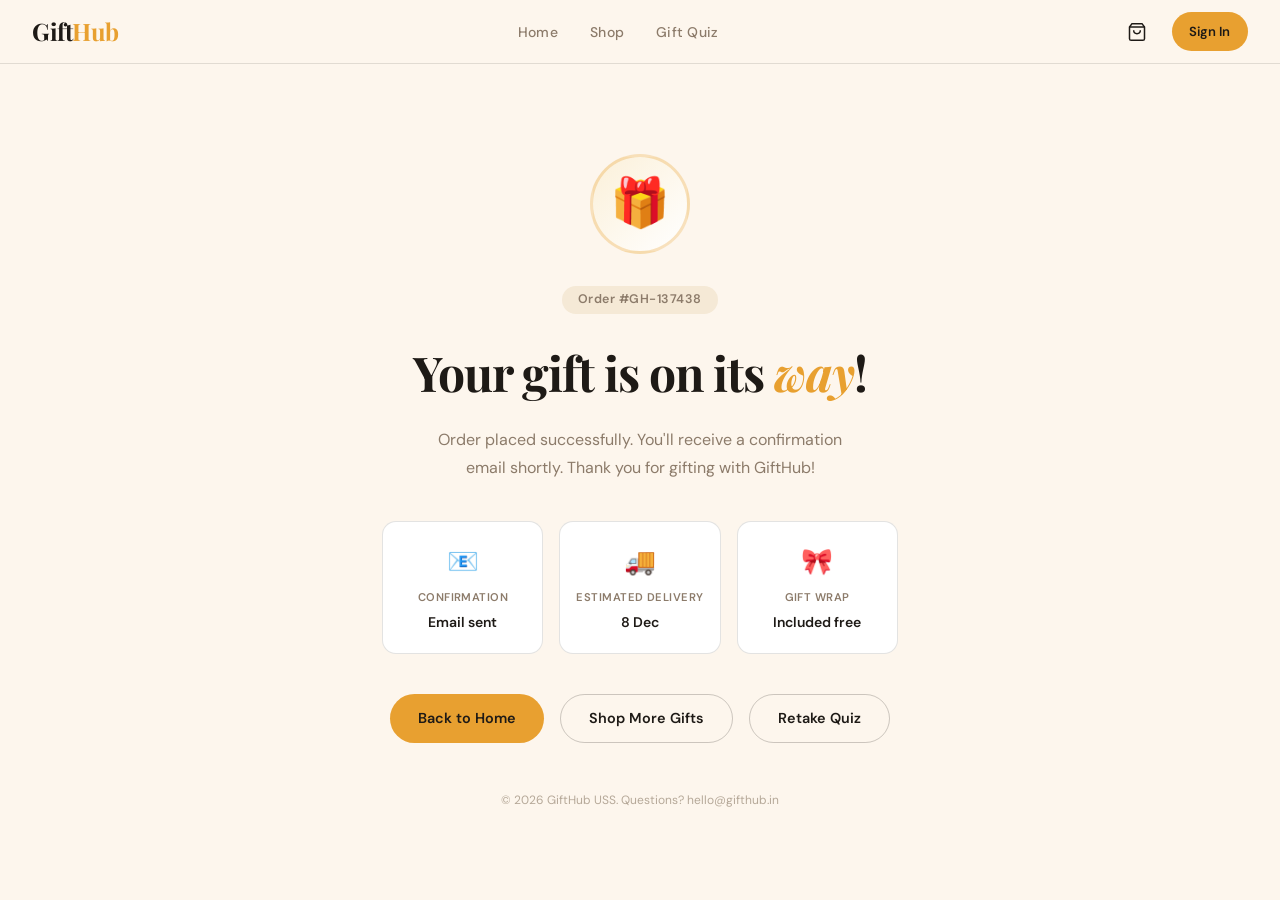
<file: success.html>
<!DOCTYPE html>
<html lang="en">
<head>
  <meta charset="UTF-8">
  <meta name="viewport" content="width=device-width, initial-scale=1.0">
  <title>Order Placed! – GiftHub</title>
  <link rel="stylesheet" href="style.css">
  <style>
    .success-page {
      min-height: calc(100vh - 64px);
      display: flex;
      flex-direction: column;
      align-items: center;
      justify-content: center;
      text-align: center;
      padding: 4rem 2rem;
    }

    .success-anim {
      width: 100px;
      height: 100px;
      background: linear-gradient(135deg, var(--amber-light), #fff);
      border-radius: 50%;
      display: flex;
      align-items: center;
      justify-content: center;
      font-size: 3rem;
      margin: 0 auto 2rem;
      border: 3px solid rgba(232,160,48,0.3);
      animation: pop 0.5s cubic-bezier(0.34,1.56,0.64,1) both;
    }

    @keyframes pop {
      from { transform: scale(0); opacity: 0; }
      to { transform: scale(1); opacity: 1; }
    }

    .success-order-id {
      display: inline-block;
      background: var(--cream-dark);
      color: var(--muted);
      padding: 4px 16px;
      border-radius: var(--radius-pill);
      font-size: 0.78rem;
      font-weight: 600;
      letter-spacing: 0.04em;
      margin-bottom: 1.25rem;
    }

    .success-title {
      font-family: var(--font-display);
      font-size: clamp(2rem, 5vw, 3rem);
      font-weight: 700;
      color: var(--charcoal);
      letter-spacing: -0.02em;
      margin-bottom: 1rem;
    }

    .success-title em { font-style: italic; color: var(--amber); }

    .success-sub {
      font-size: 1rem;
      color: var(--muted);
      line-height: 1.7;
      max-width: 440px;
      margin: 0 auto 2.5rem;
    }

    .success-info-cards {
      display: grid;
      grid-template-columns: repeat(3, 1fr);
      gap: 1rem;
      max-width: 600px;
      margin: 0 auto 2.5rem;
    }

    .success-info-card {
      background: var(--white);
      border: 1px solid var(--border);
      border-radius: var(--radius);
      padding: 1.25rem 1rem;
      text-align: center;
    }

    .sic-icon { font-size: 1.6rem; margin-bottom: 6px; }
    .sic-label { font-size: 0.7rem; color: var(--muted); font-weight: 600; letter-spacing: 0.04em; text-transform: uppercase; margin-bottom: 4px; }
    .sic-val { font-size: 0.875rem; font-weight: 600; color: var(--charcoal); }

    .success-actions {
      display: flex;
      justify-content: center;
      gap: 1rem;
      flex-wrap: wrap;
    }

    .confetti-piece {
      position: fixed;
      width: 8px;
      height: 8px;
      border-radius: 2px;
      animation: confetti-fall linear forwards;
      pointer-events: none;
    }

    @keyframes confetti-fall {
      0% { transform: translateY(-20px) rotate(0deg); opacity: 1; }
      100% { transform: translateY(100vh) rotate(720deg); opacity: 0; }
    }

    @media (max-width: 480px) {
      .success-info-cards { grid-template-columns: 1fr; max-width: 300px; }
    }
  </style>
</head>
<body>
  <div id="nav-root"></div>

  <div class="success-page">
    <div class="success-anim">🎁</div>

    <div class="success-order-id" id="order-id">Order #GH-000000</div>

    <h1 class="success-title">Your gift is on its <em>way</em>!</h1>
    <p class="success-sub">Order placed successfully. You'll receive a confirmation email shortly. Thank you for gifting with GiftHub!</p>

    <div class="success-info-cards">
      <div class="success-info-card">
        <div class="sic-icon">📧</div>
        <div class="sic-label">Confirmation</div>
        <div class="sic-val">Email sent</div>
      </div>
      <div class="success-info-card">
        <div class="sic-icon">🚚</div>
        <div class="sic-label">Estimated Delivery</div>
        <div class="sic-val" id="delivery-date">3–5 Business Days</div>
      </div>
      <div class="success-info-card">
        <div class="sic-icon">🎀</div>
        <div class="sic-label">Gift Wrap</div>
        <div class="sic-val">Included free</div>
      </div>
    </div>

    <div class="success-actions">
      <a href="index.html" class="btn btn-primary">Back to Home</a>
      <a href="products.html" class="btn btn-outline">Shop More Gifts</a>
      <a href="quiz.html" class="btn btn-outline">Retake Quiz</a>
    </div>

    <p style="margin-top:3rem;font-size:0.75rem;color:var(--muted-light)">© 2026 GiftHub USS. Questions? hello@gifthub.in</p>
  </div>

  <script src="app.js"></script>
  <script>
    document.getElementById('nav-root').innerHTML = renderNav('');

    // Generate order ID
    const orderId = 'GH-' + Math.floor(100000 + Math.random() * 900000);
    document.getElementById('order-id').textContent = 'Order #' + orderId;

    // Estimated delivery
    const d = new Date();
    d.setDate(d.getDate() + 4);
    document.getElementById('delivery-date').textContent = d.toLocaleDateString('en-IN', { day: 'numeric', month: 'short' });

    // Confetti
    const colors = ['#E8A030','#E8604A','#1E1A16','#FDF6ED','#B5A898'];
    for (let i = 0; i < 60; i++) {
      const el = document.createElement('div');
      el.className = 'confetti-piece';
      el.style.cssText = `
        left: ${Math.random() * 100}vw;
        background: ${colors[Math.floor(Math.random() * colors.length)]};
        width: ${4 + Math.random() * 8}px;
        height: ${4 + Math.random() * 8}px;
        border-radius: ${Math.random() > 0.5 ? '50%' : '2px'};
        animation-duration: ${2 + Math.random() * 3}s;
        animation-delay: ${Math.random() * 1.5}s;
      `;
      document.body.appendChild(el);
      setTimeout(() => el.remove(), 6000);
    }
  </script>
</body>
</html>
</file>
<file: style.css>
@import url('https://fonts.googleapis.com/css2?family=Playfair+Display:ital,wght@0,400;0,600;0,700;1,400&family=DM+Sans:ital,wght@0,300;0,400;0,500;0,600;1,300&display=swap');

:root {
  --cream: #FDF6ED;
  --cream-dark: #F5E9D6;
  --amber: #E8A030;
  --amber-dark: #C4841A;
  --amber-light: #FBF0D9;
  --coral: #E8604A;
  --coral-light: #FAEAE7;
  --charcoal: #1E1A16;
  --charcoal-mid: #3D3529;
  --muted: #8C7B6A;
  --muted-light: #B5A898;
  --white: #FFFFFF;
  --border: rgba(30,26,22,0.12);
  --border-strong: rgba(30,26,22,0.22);
  --shadow-soft: 0 4px 24px rgba(30,26,22,0.08);
  --shadow-card: 0 2px 12px rgba(30,26,22,0.10);
  --radius: 14px;
  --radius-sm: 8px;
  --radius-pill: 100px;
  --font-display: 'Playfair Display', Georgia, serif;
  --font-body: 'DM Sans', sans-serif;
  --transition: 0.22s cubic-bezier(0.4,0,0.2,1);
}

*, *::before, *::after { box-sizing: border-box; margin: 0; padding: 0; }
html { scroll-behavior: smooth; }

body {
  font-family: var(--font-body);
  background: var(--cream);
  color: var(--charcoal);
  min-height: 100vh;
  font-size: 15px;
  line-height: 1.6;
  -webkit-font-smoothing: antialiased;
  overflow-x: hidden;
}

/* ─── NAV ─────────────────────────────────────────────── */
nav {
  position: sticky;
  top: 0;
  z-index: 100;
  background: rgba(253,246,237,0.92);
  backdrop-filter: blur(12px);
  -webkit-backdrop-filter: blur(12px);
  border-bottom: 1px solid var(--border);
  padding: 0 2rem;
  height: 64px;
  display: flex;
  align-items: center;
  justify-content: space-between;
}

.nav-logo {
  font-family: var(--font-display);
  font-size: 1.5rem;
  font-weight: 700;
  color: var(--charcoal);
  text-decoration: none;
  letter-spacing: -0.02em;
}
.nav-logo span { color: var(--amber); }

.nav-links {
  display: flex;
  align-items: center;
  gap: 2rem;
  list-style: none;
}
.nav-links a {
  text-decoration: none;
  color: var(--muted);
  font-size: 0.875rem;
  font-weight: 500;
  letter-spacing: 0.02em;
  transition: color var(--transition);
}
.nav-links a:hover,
.nav-links a.active { color: var(--charcoal); }

.nav-actions {
  display: flex;
  align-items: center;
  gap: 1rem;
}

.nav-icon-btn {
  background: none;
  border: none;
  cursor: pointer;
  color: var(--charcoal);
  display: flex;
  align-items: center;
  justify-content: center;
  width: 38px;
  height: 38px;
  border-radius: var(--radius-sm);
  transition: background var(--transition);
  position: relative;
  text-decoration: none;
}
.nav-icon-btn:hover { background: var(--cream-dark); }

.cart-badge {
  position: absolute;
  top: 4px;
  right: 4px;
  background: var(--coral);
  color: white;
  font-size: 10px;
  font-weight: 600;
  width: 16px;
  height: 16px;
  border-radius: 50%;
  display: none;
  align-items: center;
  justify-content: center;
}
.cart-badge.visible { display: flex; }

/* ─── BUTTONS ─────────────────────────────────────────── */
.btn {
  display: inline-flex;
  align-items: center;
  justify-content: center;
  gap: 8px;
  padding: 0.75rem 1.75rem;
  border-radius: var(--radius-pill);
  font-family: var(--font-body);
  font-size: 0.9rem;
  font-weight: 600;
  cursor: pointer;
  transition: all var(--transition);
  border: none;
  text-decoration: none;
}
.btn-primary {
  background: var(--amber);
  color: var(--charcoal);
}
.btn-primary:hover {
  background: var(--amber-dark);
  transform: translateY(-1px);
  box-shadow: 0 6px 20px rgba(232,160,48,0.35);
}
.btn-outline {
  background: transparent;
  color: var(--charcoal);
  border: 1.5px solid var(--border-strong);
}
.btn-outline:hover {
  background: var(--cream-dark);
  border-color: var(--charcoal);
}
.btn-coral { background: var(--coral); color: white; }
.btn-coral:hover {
  background: #cc4e38;
  transform: translateY(-1px);
  box-shadow: 0 6px 20px rgba(232,96,74,0.35);
}
.btn-sm { padding: 0.55rem 1.1rem; font-size: 0.82rem; }
.btn-full { width: 100%; }

/* ─── CARDS ───────────────────────────────────────────── */
.card {
  background: var(--white);
  border-radius: var(--radius);
  border: 1px solid var(--border);
  box-shadow: var(--shadow-card);
  overflow: hidden;
  transition: all var(--transition);
}
.card:hover {
  transform: translateY(-3px);
  box-shadow: var(--shadow-soft);
}

/* ─── PRODUCT CARD ────────────────────────────────────── */
.product-card {
  background: var(--white);
  border-radius: var(--radius);
  border: 1px solid var(--border);
  overflow: hidden;
  transition: all var(--transition);
}
.product-card:hover {
  transform: translateY(-4px);
  box-shadow: 0 12px 36px rgba(30,26,22,0.13);
}

.product-img-wrap {
  width: 100%;
  aspect-ratio: 1;
  background: var(--cream-dark);
  display: flex;
  align-items: center;
  justify-content: center;
  position: relative;
  overflow: hidden;
}
.product-img-wrap img {
  width: 100%;
  height: 100%;
  object-fit: cover;
  transition: transform 0.3s ease;
}
.product-card:hover .product-img-wrap img { transform: scale(1.05); }

.product-img-placeholder {
  display: flex;
  flex-direction: column;
  align-items: center;
  justify-content: center;
  gap: 8px;
  color: var(--muted-light);
  font-size: 0.75rem;
  text-align: center;
  border: 2px dashed var(--muted-light);
  border-radius: 8px;
  margin: 16px;
  width: calc(100% - 32px);
  height: calc(100% - 32px);
  padding: 1rem;
}
.product-img-placeholder .ph-icon { font-size: 2rem; }
.product-img-placeholder .ph-label { font-weight: 500; font-size: 0.8rem; color: var(--muted); }
.product-img-placeholder .ph-hint { font-size: 0.7rem; color: var(--muted-light); }

.product-tag {
  position: absolute;
  top: 12px;
  left: 12px;
  background: var(--amber);
  color: var(--charcoal);
  font-size: 0.7rem;
  font-weight: 700;
  padding: 3px 10px;
  border-radius: var(--radius-pill);
  letter-spacing: 0.04em;
  text-transform: uppercase;
}
.product-tag.coral { background: var(--coral); color: white; }
.product-tag.charcoal { background: var(--charcoal); color: white; }

.product-info { padding: 1rem 1.1rem 1.2rem; }

.product-category {
  font-size: 0.7rem;
  font-weight: 600;
  letter-spacing: 0.08em;
  text-transform: uppercase;
  color: var(--muted);
  margin-bottom: 4px;
}
.product-name {
  font-family: var(--font-display);
  font-size: 1rem;
  font-weight: 600;
  color: var(--charcoal);
  line-height: 1.3;
  margin-bottom: 6px;
}
.product-price {
  font-size: 1.05rem;
  font-weight: 700;
  color: var(--amber-dark);
  margin-bottom: 12px;
}

/* ─── PRODUCT ACTIONS — stacked vertically ─────────────── */
.product-actions {
  display: flex;
  flex-direction: column;
  gap: 8px;
}
.product-actions .btn {
  width: 100%;
  padding: 0.6rem 1rem;
  font-size: 0.82rem;
  justify-content: center;
  text-align: center;
}

/* ─── SECTION LAYOUTS ─────────────────────────────────── */
.section {
  padding: 4rem 2rem;
  max-width: 1180px;
  margin: 0 auto;
}
.section-header { margin-bottom: 2.5rem; }
.section-label {
  font-size: 0.75rem;
  font-weight: 700;
  letter-spacing: 0.1em;
  text-transform: uppercase;
  color: var(--amber-dark);
  margin-bottom: 8px;
}
.section-title {
  font-family: var(--font-display);
  font-size: 2rem;
  font-weight: 700;
  color: var(--charcoal);
  letter-spacing: -0.02em;
  line-height: 1.2;
}
.grid-4 {
  display: grid;
  grid-template-columns: repeat(auto-fill, minmax(230px, 1fr));
  gap: 1.5rem;
}
.grid-3 {
  display: grid;
  grid-template-columns: repeat(auto-fill, minmax(280px, 1fr));
  gap: 1.5rem;
}

/* ─── BADGE ───────────────────────────────────────────── */
.badge {
  display: inline-flex;
  align-items: center;
  gap: 4px;
  padding: 4px 12px;
  border-radius: var(--radius-pill);
  font-size: 0.75rem;
  font-weight: 600;
}
.badge-amber { background: var(--amber-light); color: var(--amber-dark); }
.badge-coral { background: var(--coral-light); color: var(--coral); }

/* ─── TOAST ───────────────────────────────────────────── */
.toast {
  position: fixed;
  bottom: 2rem;
  right: 2rem;
  background: var(--charcoal);
  color: var(--cream);
  padding: 0.875rem 1.5rem;
  border-radius: var(--radius);
  font-size: 0.875rem;
  font-weight: 500;
  z-index: 9999;
  transform: translateY(120%);
  transition: transform 0.3s cubic-bezier(0.4,0,0.2,1);
  display: flex;
  align-items: center;
  gap: 10px;
  box-shadow: var(--shadow-soft);
}
.toast.show { transform: translateY(0); }

/* ─── FOOTER ──────────────────────────────────────────── */
/* ─── FOOTER WAVE TRANSITION ─────────────────────── */
.footer-wave {
  display: block;
  line-height: 0;
  margin-bottom: -2px;
  background: #FDF6ED; /* matches whatever section is above */
}
.footer-wave svg {
  width: 100%;
  height: 80px;
  display: block;
}

/* ─── FOOTER ──────────────────────────────────────── */
footer {
  background: linear-gradient(160deg, #1a1108 0%, #2b1d0e 50%, #1a1108 100%);
  color: var(--muted-light);
  padding: 3.5rem 2rem 2rem;
  position: relative;
  overflow: hidden;
}

/* amber glow bottom-right */
footer::before {
  content: '';
  position: absolute;
  bottom: -80px; right: -80px;
  width: 380px; height: 380px;
  background: radial-gradient(circle, rgba(232,160,48,0.1) 0%, transparent 65%);
  pointer-events: none;
}

/* top amber shimmer line */
footer::after {
  content: '';
  position: absolute;
  top: 0; left: 10%; right: 10%;
  height: 1px;
  background: linear-gradient(90deg, transparent, rgba(232,160,48,0.35), transparent);
}

.footer-inner {
  max-width: 1180px;
  margin: 0 auto;
  display: grid;
  grid-template-columns: 2fr 1fr 1fr 1fr;
  gap: 2rem;
  padding-bottom: 2.5rem;
  border-bottom: 1px solid rgba(232,160,48,0.1);
  position: relative;
  z-index: 1;
}

.footer-brand {}

.footer-logo {
  font-family: var(--font-display);
  font-size: 1.6rem;
  font-weight: 700;
  color: var(--cream);
  margin-bottom: 0.85rem;
  letter-spacing: -0.02em;
}
.footer-logo span { color: var(--amber); }

.footer-desc {
  font-size: 0.84rem;
  line-height: 1.72;
  max-width: 260px;
  color: rgba(253,246,237,0.42);
}

.footer-tagline {
  margin-top: 1.25rem;
  font-family: var(--font-display);
  font-size: 0.85rem;
  font-style: italic;
  color: rgba(232,160,48,0.6);
  letter-spacing: 0.03em;
}

.footer-col h4 {
  font-size: 0.68rem;
  font-weight: 700;
  letter-spacing: 0.12em;
  text-transform: uppercase;
  color: var(--amber);
  margin-bottom: 1.1rem;
  opacity: 0.8;
}
.footer-col ul { list-style: none; }
.footer-col ul li { margin-bottom: 0.6rem; }
.footer-col ul li a {
  text-decoration: none;
  color: rgba(253,246,237,0.42);
  font-size: 0.875rem;
  transition: color var(--transition);
  position: relative;
}
.footer-col ul li a::after {
  content: '';
  position: absolute;
  bottom: -2px; left: 0;
  width: 0; height: 1px;
  background: var(--amber);
  transition: width 0.28s ease;
}
.footer-col ul li a:hover { color: var(--amber); }
.footer-col ul li a:hover::after { width: 100%; }

.footer-bottom {
  max-width: 1180px;
  margin: 1.75rem auto 0;
  display: flex;
  align-items: center;
  justify-content: space-between;
  font-size: 0.78rem;
  color: rgba(253,246,237,0.28);
  position: relative;
  z-index: 1;
}

@media (max-width: 768px) {
  .footer-inner { grid-template-columns: 1fr 1fr; }
  .footer-bottom { flex-direction: column; gap: 0.5rem; text-align: center; }
  .footer-wave svg { height: 50px; }
}
@media (max-width: 480px) {
  .footer-inner { grid-template-columns: 1fr; gap: 1.5rem; }
}

/* ─── PAGE WRAPPER ────────────────────────────────────── */
.page-wrap { min-height: calc(100vh - 64px); }

/* ─── QUANTITY CONTROL ────────────────────────────────── */
.qty-control {
  display: flex;
  align-items: center;
  border: 1.5px solid var(--border-strong);
  border-radius: var(--radius-sm);
  overflow: hidden;
}
.qty-btn {
  width: 32px;
  height: 32px;
  background: var(--cream);
  border: none;
  cursor: pointer;
  font-size: 1rem;
  color: var(--charcoal);
  transition: background var(--transition);
  display: flex;
  align-items: center;
  justify-content: center;
}
.qty-btn:hover { background: var(--cream-dark); }
.qty-num {
  width: 36px;
  text-align: center;
  font-size: 0.875rem;
  font-weight: 600;
  border: none;
  border-left: 1.5px solid var(--border);
  border-right: 1.5px solid var(--border);
  background: var(--white);
  color: var(--charcoal);
  height: 32px;
  outline: none;
}

/* ─── EMPTY STATE ─────────────────────────────────────── */
.empty-state {
  text-align: center;
  padding: 5rem 2rem;
  color: var(--muted);
}
.empty-state .empty-icon { font-size: 3.5rem; margin-bottom: 1rem; }
.empty-state h3 {
  font-family: var(--font-display);
  font-size: 1.5rem;
  color: var(--charcoal);
  margin-bottom: 0.5rem;
}
.empty-state p { margin-bottom: 1.5rem; font-size: 0.9rem; }

/* ─── ANIMATIONS ──────────────────────────────────────── */
@keyframes fadeInUp {
  from { opacity: 0; transform: translateY(20px); }
  to   { opacity: 1; transform: translateY(0);    }
}
@keyframes fadeIn {
  from { opacity: 0; }
  to   { opacity: 1; }
}
@keyframes float {
  0%, 100% { transform: translateY(0);   }
  50%       { transform: translateY(-8px); }
}
.animate-in {
  animation: fadeInUp 0.5s cubic-bezier(0.4,0,0.2,1) forwards;
}

/* ─── RESPONSIVE ──────────────────────────────────────── */
@media (max-width: 768px) {
  nav { padding: 0 1rem; }
  .nav-links { display: none; }
  .section { padding: 2.5rem 1rem; }
  .grid-4, .grid-3 { grid-template-columns: repeat(2, 1fr); gap: 1rem; }
  .footer-inner { grid-template-columns: 1fr 1fr; }
  .footer-bottom { flex-direction: column; gap: 0.5rem; text-align: center; }
  .form-row { grid-template-columns: 1fr; }
  .section-title { font-size: 1.6rem; }
  .btn { font-size: 0.85rem; padding: 0.7rem 1.4rem; }
}

@media (max-width: 480px) {
  .grid-4 { grid-template-columns: repeat(2, 1fr); gap: 0.75rem; }
  .grid-3 { grid-template-columns: 1fr; }
  .product-info { padding: 0.75rem 0.85rem 1rem; }
  .product-name { font-size: 0.875rem; }
  .product-price { font-size: 0.95rem; margin-bottom: 10px; }
  .product-actions { gap: 6px; }
  .product-actions .btn { font-size: 0.78rem; padding: 0.55rem 1rem; }
  .footer-inner { grid-template-columns: 1fr; gap: 1.5rem; }
  .toast { left: 1rem; right: 1rem; bottom: 1rem; }
}

/* Hero title override from index.html inline — keep consistent */
.hero-title { font-size: 4.5rem; }
</file>
